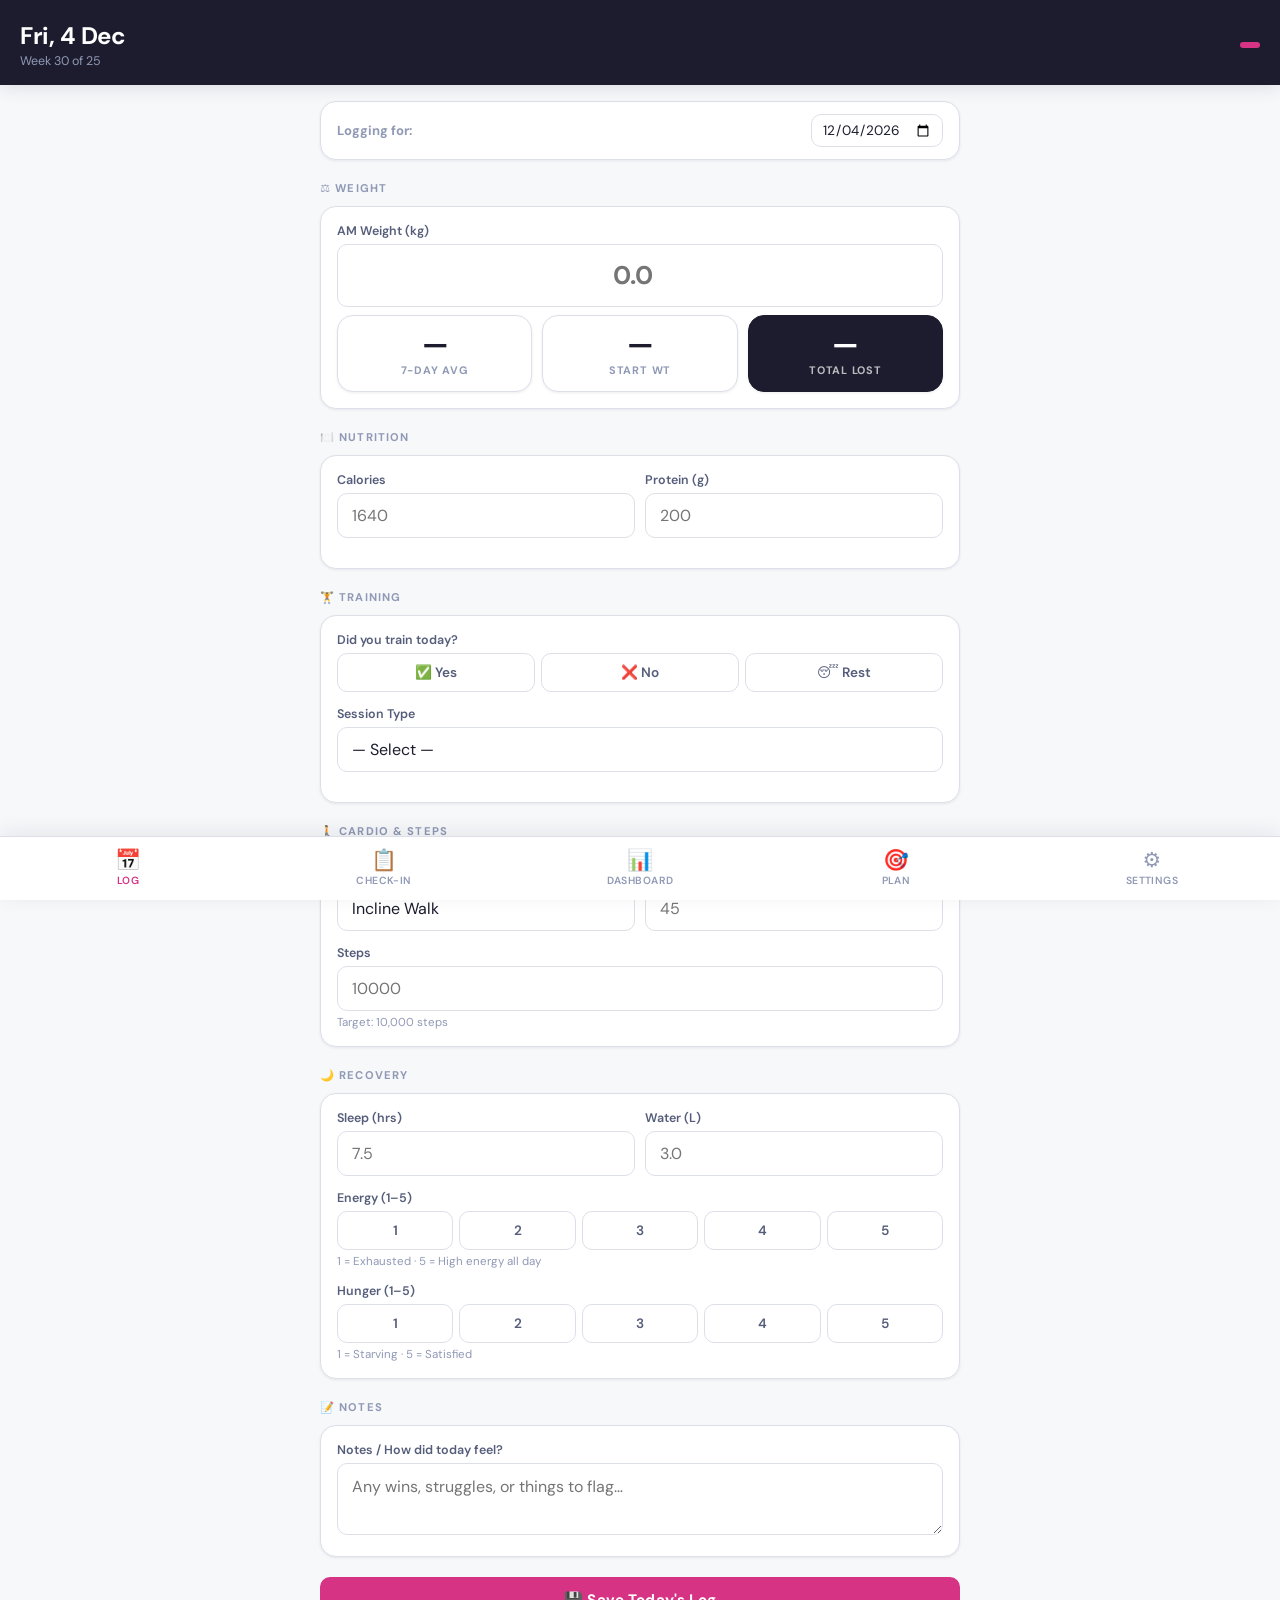
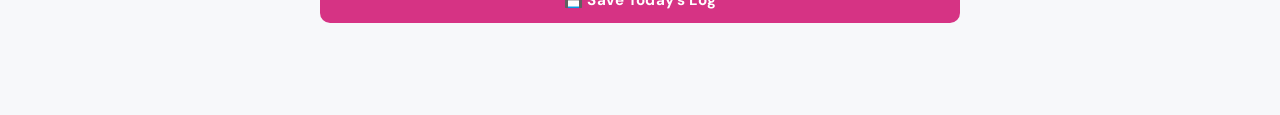
<file: index.html>
<!DOCTYPE html>
<html lang="en">
<head>
  <meta charset="UTF-8">
  <meta name="viewport" content="width=device-width, initial-scale=1.0, viewport-fit=cover">
  <meta name="theme-color" content="#1C1C2E">
  <meta name="apple-mobile-web-app-capable" content="yes">
  <meta name="apple-mobile-web-app-status-bar-style" content="black-translucent">
  <style>
@import url('https://fonts.googleapis.com/css2?family=DM+Sans:wght@400;500;600;700;800&family=DM+Mono:wght@400;500&display=swap');
/* ── Variables ─────────────────────────────────────────────────────────── */
:root {
  --navy:      #1C1C2E;
  --navy-mid:  #2D3561;
  --navy-light:#E8EAF6;
  --pink:      #D63384;
  --pink-light:#FCE4EF;
  --pink-dark: #a8256a;
  --gold:      #E67E22;
  --green:     #1E8449;
  --white:     #FFFFFF;
  --grey-50:   #F7F8FA;
  --grey-100:  #F0F1F5;
  --grey-200:  #DDDFE8;
  --grey-400:  #9099B5;
  --grey-600:  #555D7A;
  --text:      #1C1C2E;
  --text-muted:#6B7280;
  --radius:    10px;
  --radius-lg: 16px;
  --shadow-sm: 0 1px 3px rgba(28,28,46,0.08);
  --shadow:    0 4px 16px rgba(28,28,46,0.10);
  --shadow-lg: 0 8px 32px rgba(28,28,46,0.14);
  --font:      'DM Sans', system-ui, sans-serif;
  --font-mono: 'DM Mono', monospace;
  --nav-h:     64px;
}

/* ── Reset & Base ──────────────────────────────────────────────────────── */
*, *::before, *::after { box-sizing: border-box; margin: 0; padding: 0; }
html { font-size: 16px; -webkit-text-size-adjust: 100%; }
body {
  font-family: var(--font);
  background: var(--grey-50);
  color: var(--text);
  min-height: 100vh;
  padding-bottom: calc(var(--nav-h) + 16px);
}

/* ── Typography ────────────────────────────────────────────────────────── */
h1 { font-size: 1.5rem; font-weight: 700; letter-spacing: -0.02em; }
h2 { font-size: 1.15rem; font-weight: 700; letter-spacing: -0.01em; }
h3 { font-size: 0.95rem; font-weight: 600; }
p  { line-height: 1.6; }

/* ── Page Header ───────────────────────────────────────────────────────── */
.page-header {
  background: var(--navy);
  color: var(--white);
  padding: 20px 20px 16px;
  position: sticky;
  top: 0;
  z-index: 100;
  box-shadow: var(--shadow);
}
.page-header .subtitle {
  font-size: 0.78rem;
  color: var(--grey-400);
  margin-top: 2px;
  font-weight: 400;
}
.page-header .header-row {
  display: flex;
  align-items: center;
  justify-content: space-between;
}
.page-header .phase-badge {
  background: var(--pink);
  color: white;
  font-size: 0.7rem;
  font-weight: 700;
  padding: 3px 10px;
  border-radius: 20px;
  letter-spacing: 0.05em;
  text-transform: uppercase;
}

/* ── Bottom Nav ────────────────────────────────────────────────────────── */
.bottom-nav {
  position: fixed;
  bottom: 0; left: 0; right: 0;
  height: var(--nav-h);
  background: var(--white);
  border-top: 1px solid var(--grey-200);
  display: flex;
  z-index: 200;
  box-shadow: 0 -4px 20px rgba(28,28,46,0.08);
}
.nav-item {
  flex: 1;
  display: flex;
  flex-direction: column;
  align-items: center;
  justify-content: center;
  gap: 3px;
  text-decoration: none;
  color: var(--grey-400);
  font-size: 0.65rem;
  font-weight: 600;
  letter-spacing: 0.04em;
  text-transform: uppercase;
  transition: color 0.15s;
  padding: 8px 0;
}
.nav-item .nav-icon { font-size: 1.3rem; line-height: 1; }
.nav-item.active { color: var(--pink); }
.nav-item:active { color: var(--pink-dark); }

/* ── Container ─────────────────────────────────────────────────────────── */
.container { max-width: 640px; margin: 0 auto; padding: 0 16px; }

/* ── Cards ─────────────────────────────────────────────────────────────── */
.card {
  background: var(--white);
  border-radius: var(--radius-lg);
  box-shadow: var(--shadow-sm);
  border: 1px solid var(--grey-200);
  overflow: hidden;
  margin-bottom: 12px;
}
.card-header {
  background: var(--navy);
  color: var(--white);
  padding: 12px 16px;
  font-size: 0.8rem;
  font-weight: 700;
  letter-spacing: 0.06em;
  text-transform: uppercase;
  display: flex;
  align-items: center;
  gap: 8px;
}
.card-header.pink { background: var(--pink); }
.card-header.navy-mid { background: var(--navy-mid); }
.card-body { padding: 16px; }

/* ── Section Labels ────────────────────────────────────────────────────── */
.section-label {
  font-size: 0.7rem;
  font-weight: 700;
  letter-spacing: 0.1em;
  text-transform: uppercase;
  color: var(--grey-400);
  margin: 20px 0 8px;
}
.section-label:first-child { margin-top: 16px; }

/* ── Form Elements ─────────────────────────────────────────────────────── */
.form-group { margin-bottom: 14px; }
.form-label {
  display: block;
  font-size: 0.78rem;
  font-weight: 600;
  color: var(--grey-600);
  margin-bottom: 5px;
}
.form-input, .form-select, .form-textarea {
  width: 100%;
  padding: 11px 14px;
  border: 1.5px solid var(--grey-200);
  border-radius: var(--radius);
  font-family: var(--font);
  font-size: 1rem;
  color: var(--text);
  background: var(--white);
  transition: border-color 0.15s, box-shadow 0.15s;
  -webkit-appearance: none;
}
.form-input:focus, .form-select:focus, .form-textarea:focus {
  outline: none;
  border-color: var(--pink);
  box-shadow: 0 0 0 3px rgba(214,51,132,0.12);
}
.form-input.big {
  font-size: 1.6rem;
  font-weight: 700;
  text-align: center;
  padding: 14px;
  color: var(--navy);
}
.form-textarea { resize: vertical; min-height: 72px; line-height: 1.5; }
.form-hint {
  font-size: 0.72rem;
  color: var(--grey-400);
  margin-top: 4px;
}

/* ── Input Row (side by side) ──────────────────────────────────────────── */
.input-row { display: grid; gap: 10px; }
.input-row.cols-2 { grid-template-columns: 1fr 1fr; }
.input-row.cols-3 { grid-template-columns: 1fr 1fr 1fr; }

/* ── Rating Buttons ────────────────────────────────────────────────────── */
.rating-group { display: flex; gap: 6px; }
.rating-btn {
  flex: 1;
  padding: 10px 4px;
  border: 1.5px solid var(--grey-200);
  border-radius: var(--radius);
  background: var(--white);
  color: var(--grey-600);
  font-family: var(--font);
  font-size: 0.85rem;
  font-weight: 600;
  cursor: pointer;
  transition: all 0.12s;
  text-align: center;
}
.rating-btn:hover { border-color: var(--pink); color: var(--pink); }
.rating-btn.selected {
  background: var(--pink);
  border-color: var(--pink);
  color: white;
}

/* ── Toggle Switch ─────────────────────────────────────────────────────── */
.toggle-row {
  display: flex;
  align-items: center;
  justify-content: space-between;
  padding: 12px 0;
  border-bottom: 1px solid var(--grey-100);
}
.toggle-row:last-child { border-bottom: none; }
.toggle-label { font-size: 0.9rem; font-weight: 500; }
.toggle-sub { font-size: 0.75rem; color: var(--grey-400); margin-top: 1px; }
.toggle {
  position: relative;
  width: 44px; height: 24px;
  flex-shrink: 0;
}
.toggle input { opacity: 0; width: 0; height: 0; }
.toggle-slider {
  position: absolute;
  inset: 0;
  background: var(--grey-200);
  border-radius: 24px;
  cursor: pointer;
  transition: background 0.2s;
}
.toggle-slider::before {
  content: '';
  position: absolute;
  width: 18px; height: 18px;
  left: 3px; top: 3px;
  background: white;
  border-radius: 50%;
  transition: transform 0.2s;
  box-shadow: 0 1px 3px rgba(0,0,0,0.2);
}
.toggle input:checked + .toggle-slider { background: var(--pink); }
.toggle input:checked + .toggle-slider::before { transform: translateX(20px); }

/* ── Buttons ───────────────────────────────────────────────────────────── */
.btn {
  display: inline-flex;
  align-items: center;
  justify-content: center;
  gap: 8px;
  padding: 13px 24px;
  border: none;
  border-radius: var(--radius);
  font-family: var(--font);
  font-size: 0.95rem;
  font-weight: 700;
  cursor: pointer;
  transition: all 0.15s;
  text-decoration: none;
  letter-spacing: 0.01em;
}
.btn-primary {
  background: var(--pink);
  color: white;
  width: 100%;
}
.btn-primary:hover { background: var(--pink-dark); }
.btn-primary:active { transform: scale(0.98); }
.btn-secondary {
  background: var(--navy-light);
  color: var(--navy);
}
.btn-secondary:hover { background: var(--grey-200); }
.btn-sm { padding: 8px 14px; font-size: 0.8rem; }
.btn-outline {
  background: transparent;
  border: 1.5px solid var(--grey-200);
  color: var(--grey-600);
}
.btn-outline:hover { border-color: var(--pink); color: var(--pink); }

/* ── KPI / Stat Boxes ──────────────────────────────────────────────────── */
.kpi-grid { display: grid; grid-template-columns: 1fr 1fr; gap: 10px; margin-bottom: 12px; }
.kpi-grid.cols-3 { grid-template-columns: 1fr 1fr 1fr; }
.kpi-box {
  background: var(--white);
  border: 1px solid var(--grey-200);
  border-radius: var(--radius-lg);
  padding: 14px;
  text-align: center;
  box-shadow: var(--shadow-sm);
}
.kpi-box.pink { background: var(--pink); border-color: var(--pink); }
.kpi-box.navy { background: var(--navy); border-color: var(--navy); }
.kpi-value {
  font-size: 1.8rem;
  font-weight: 800;
  color: var(--navy);
  letter-spacing: -0.03em;
  line-height: 1;
}
.kpi-box.pink .kpi-value,
.kpi-box.navy .kpi-value { color: white; }
.kpi-label {
  font-size: 0.68rem;
  font-weight: 700;
  letter-spacing: 0.07em;
  text-transform: uppercase;
  color: var(--grey-400);
  margin-top: 4px;
}
.kpi-box.pink .kpi-label,
.kpi-box.navy .kpi-label { color: rgba(255,255,255,0.7); }

/* ── Countdown boxes ───────────────────────────────────────────────────── */
.countdown-grid { display: grid; grid-template-columns: 1fr 1fr 1fr; gap: 8px; margin-bottom: 12px; }
.countdown-box {
  background: var(--navy);
  border-radius: var(--radius-lg);
  padding: 14px 10px;
  text-align: center;
  color: white;
}
.countdown-box:nth-child(2) { background: var(--navy-mid); }
.countdown-box:nth-child(3) { background: var(--pink); }
.countdown-num {
  font-size: 2rem;
  font-weight: 800;
  letter-spacing: -0.04em;
  line-height: 1;
}
.countdown-label {
  font-size: 0.62rem;
  font-weight: 700;
  letter-spacing: 0.06em;
  text-transform: uppercase;
  opacity: 0.75;
  margin-top: 4px;
}

/* ── Week List ─────────────────────────────────────────────────────────── */
.week-row {
  display: flex;
  align-items: center;
  padding: 12px 16px;
  border-bottom: 1px solid var(--grey-100);
  gap: 12px;
  cursor: pointer;
  transition: background 0.1s;
}
.week-row:last-child { border-bottom: none; }
.week-row:hover { background: var(--grey-50); }
.week-num {
  width: 36px; height: 36px;
  border-radius: 50%;
  background: var(--navy-light);
  color: var(--navy);
  font-weight: 800;
  font-size: 0.85rem;
  display: flex; align-items: center; justify-content: center;
  flex-shrink: 0;
}
.week-num.has-data { background: var(--pink); color: white; }
.week-info { flex: 1; }
.week-date { font-size: 0.82rem; font-weight: 600; color: var(--text); }
.week-meta { font-size: 0.72rem; color: var(--grey-400); margin-top: 1px; }
.week-weight { font-size: 1rem; font-weight: 800; color: var(--navy); }
.week-arrow { color: var(--grey-200); font-size: 1rem; }

/* ── Chart ─────────────────────────────────────────────────────────────── */
.chart-wrap {
  position: relative;
  padding: 16px 16px 8px;
}
canvas { max-width: 100%; }

/* ── Progress Bar ──────────────────────────────────────────────────────── */
.progress-bar-wrap { margin-bottom: 10px; }
.progress-bar-label {
  display: flex;
  justify-content: space-between;
  font-size: 0.78rem;
  font-weight: 600;
  margin-bottom: 5px;
}
.progress-bar-bg {
  height: 8px;
  background: var(--grey-100);
  border-radius: 8px;
  overflow: hidden;
}
.progress-bar-fill {
  height: 100%;
  background: var(--pink);
  border-radius: 8px;
  transition: width 0.5s ease;
}

/* ── Targets Table ─────────────────────────────────────────────────────── */
.targets-grid {
  display: grid;
  grid-template-columns: 1fr 1fr;
  gap: 1px;
  background: var(--grey-200);
  border-radius: var(--radius);
  overflow: hidden;
}
.target-cell {
  background: var(--white);
  padding: 12px 14px;
}
.target-cell:nth-child(odd) { background: var(--grey-50); }
.target-name { font-size: 0.72rem; font-weight: 700; color: var(--grey-400); text-transform: uppercase; letter-spacing: 0.06em; }
.target-val { font-size: 1.1rem; font-weight: 800; color: var(--navy); margin-top: 2px; }
.target-val.pink { color: var(--pink); }

/* ── Toast ─────────────────────────────────────────────────────────────── */
.toast {
  position: fixed;
  bottom: calc(var(--nav-h) + 16px);
  left: 50%; transform: translateX(-50%);
  background: var(--navy);
  color: white;
  padding: 12px 20px;
  border-radius: 100px;
  font-size: 0.85rem;
  font-weight: 600;
  z-index: 1000;
  opacity: 0;
  transition: opacity 0.2s;
  white-space: nowrap;
  pointer-events: none;
  box-shadow: var(--shadow-lg);
}
.toast.show { opacity: 1; }

/* ── Empty State ───────────────────────────────────────────────────────── */
.empty-state {
  text-align: center;
  padding: 40px 20px;
  color: var(--grey-400);
}
.empty-state .empty-icon { font-size: 2.5rem; margin-bottom: 12px; }
.empty-state p { font-size: 0.9rem; line-height: 1.5; }

/* ── Page spacing ──────────────────────────────────────────────────────── */
.page-content { padding: 16px 0 0; }

/* ── Utility ───────────────────────────────────────────────────────────── */
.text-pink { color: var(--pink); }
.text-navy { color: var(--navy); }
.text-muted { color: var(--grey-400); }
.text-sm { font-size: 0.82rem; }
.text-center { text-align: center; }
.fw-700 { font-weight: 700; }
.mt-8 { margin-top: 8px; }
.mt-12 { margin-top: 12px; }
.mt-16 { margin-top: 16px; }
.mb-8 { margin-bottom: 8px; }
.mb-12 { margin-bottom: 12px; }
.flex { display: flex; }
.flex-between { display: flex; justify-content: space-between; align-items: center; }
.gap-8 { gap: 8px; }
.hidden { display: none !important; }

/* ── Responsive ────────────────────────────────────────────────────────── */
@media (min-width: 480px) {
  .input-row.cols-3 { grid-template-columns: repeat(3, 1fr); }
}

/* ── Animations ────────────────────────────────────────────────────────── */
@keyframes fadeUp {
  from { opacity: 0; transform: translateY(10px); }
  to   { opacity: 1; transform: translateY(0); }
}
.card { animation: fadeUp 0.25s ease both; }
.card:nth-child(2) { animation-delay: 0.04s; }
.card:nth-child(3) { animation-delay: 0.08s; }
.card:nth-child(4) { animation-delay: 0.12s; }

  </style>
  <meta charset="UTF-8">
  <meta name="viewport" content="width=device-width, initial-scale=1.0, viewport-fit=cover">
  <meta name="theme-color" content="#1C1C2E">
  <meta name="apple-mobile-web-app-capable" content="yes">
  <meta name="apple-mobile-web-app-status-bar-style" content="black-translucent">
  <title>Daily Log — Prep Tracker</title></head>
<body>

<header class="page-header">
  <div class="header-row">
    <div>
      <h1 id="header-date">Today</h1>
      <div class="subtitle" id="header-sub">Loading…</div>
    </div>
    <span class="phase-badge" id="header-phase">—</span>
  </div>
</header>

<main class="container page-content">

  <!-- Date picker (tap to change day) -->
  <div class="card">
    <div class="card-body" style="padding:12px 16px">
      <div class="flex-between">
        <span class="text-sm text-muted fw-700">Logging for:</span>
        <input type="date" id="log-date" class="form-input" style="width:auto;padding:6px 10px;font-size:0.85rem">
      </div>
    </div>
  </div>

  <!-- Weight -->
  <p class="section-label">⚖️ Weight</p>
  <div class="card">
    <div class="card-body">
      <div class="form-group" style="margin-bottom:8px">
        <label class="form-label">AM Weight (kg)</label>
        <input type="number" id="weight" class="form-input big" placeholder="0.0" step="0.1" inputmode="decimal">
      </div>
      <div class="kpi-grid cols-3" style="margin-bottom:0">
        <div class="kpi-box">
          <div class="kpi-value" id="avg-7d">—</div>
          <div class="kpi-label">7-Day Avg</div>
        </div>
        <div class="kpi-box">
          <div class="kpi-value" id="start-wt">—</div>
          <div class="kpi-label">Start Wt</div>
        </div>
        <div class="kpi-box navy">
          <div class="kpi-value" id="total-lost">—</div>
          <div class="kpi-label">Total Lost</div>
        </div>
      </div>
    </div>
  </div>

  <!-- Nutrition -->
  <p class="section-label">🍽️ Nutrition</p>
  <div class="card">
    <div class="card-body">
      <div class="input-row cols-2">
        <div class="form-group">
          <label class="form-label">Calories</label>
          <input type="number" id="cals" class="form-input" placeholder="1640" inputmode="numeric">
        </div>
        <div class="form-group">
          <label class="form-label">Protein (g)</label>
          <input type="number" id="protein" class="form-input" placeholder="200" inputmode="numeric">
        </div>
      </div>
      <div id="nutrition-bars"></div>
    </div>
  </div>

  <!-- Training -->
  <p class="section-label">🏋️ Training</p>
  <div class="card">
    <div class="card-body">
      <div class="form-group">
        <label class="form-label">Did you train today?</label>
        <div class="rating-group" id="trained-group">
          <button type="button" class="rating-btn" data-value="yes">✅ Yes</button>
          <button type="button" class="rating-btn" data-value="no">❌ No</button>
          <button type="button" class="rating-btn" data-value="rest">😴 Rest</button>
        </div>
      </div>
      <div class="form-group" id="session-wrap">
        <label class="form-label">Session Type</label>
        <select id="session-type" class="form-select">
          <option value="">— Select —</option>
          <option>Lower</option>
          <option>Upper</option>
          <option>Glutes</option>
          <option>Pull</option>
          <option>Push</option>
          <option>Full Body</option>
          <option>Posing</option>
        </select>
      </div>
    </div>
  </div>

  <!-- Cardio & Steps -->
  <p class="section-label">🚶 Cardio & Steps</p>
  <div class="card">
    <div class="card-body">
      <div class="input-row cols-2">
        <div class="form-group">
          <label class="form-label">Cardio Type</label>
          <select id="cardio-type" class="form-select">
            <option value="">— None —</option>
            <option selected>Incline Walk</option>
            <option>Outdoor Walk</option>
            <option>Bike</option>
            <option>Stairmill</option>
            <option>HIIT</option>
          </select>
        </div>
        <div class="form-group">
          <label class="form-label">Duration (min)</label>
          <input type="number" id="cardio-duration" class="form-input" placeholder="45" inputmode="numeric">
        </div>
      </div>
      <div class="form-group" style="margin-bottom:0">
        <label class="form-label">Steps</label>
        <input type="number" id="steps" class="form-input" placeholder="10000" inputmode="numeric">
        <div class="form-hint">Target: 10,000 steps</div>
      </div>
    </div>
  </div>

  <!-- Recovery -->
  <p class="section-label">🌙 Recovery</p>
  <div class="card">
    <div class="card-body">
      <div class="input-row cols-2" style="margin-bottom:14px">
        <div class="form-group" style="margin-bottom:0">
          <label class="form-label">Sleep (hrs)</label>
          <input type="number" id="sleep" class="form-input" placeholder="7.5" step="0.5" inputmode="decimal">
        </div>
        <div class="form-group" style="margin-bottom:0">
          <label class="form-label">Water (L)</label>
          <input type="number" id="water" class="form-input" placeholder="3.0" step="0.5" inputmode="decimal">
        </div>
      </div>

      <div class="form-group">
        <label class="form-label">Energy (1–5)</label>
        <div class="rating-group" id="energy-group">
          <button type="button" class="rating-btn" data-value="1">1</button>
          <button type="button" class="rating-btn" data-value="2">2</button>
          <button type="button" class="rating-btn" data-value="3">3</button>
          <button type="button" class="rating-btn" data-value="4">4</button>
          <button type="button" class="rating-btn" data-value="5">5</button>
        </div>
        <div class="form-hint">1 = Exhausted · 5 = High energy all day</div>
      </div>

      <div class="form-group" style="margin-bottom:0">
        <label class="form-label">Hunger (1–5)</label>
        <div class="rating-group" id="hunger-group">
          <button type="button" class="rating-btn" data-value="1">1</button>
          <button type="button" class="rating-btn" data-value="2">2</button>
          <button type="button" class="rating-btn" data-value="3">3</button>
          <button type="button" class="rating-btn" data-value="4">4</button>
          <button type="button" class="rating-btn" data-value="5">5</button>
        </div>
        <div class="form-hint">1 = Starving · 5 = Satisfied</div>
      </div>
    </div>
  </div>

  <!-- Notes -->
  <p class="section-label">📝 Notes</p>
  <div class="card">
    <div class="card-body">
      <div class="form-group" style="margin-bottom:0">
        <label class="form-label">Notes / How did today feel?</label>
        <textarea id="notes" class="form-textarea" placeholder="Any wins, struggles, or things to flag…"></textarea>
      </div>
    </div>
  </div>

  <button class="btn btn-primary mt-8 mb-12" id="save-btn">💾  Save Today's Log</button>

</main>

<!-- Bottom Nav -->
<nav class="bottom-nav">
  <a href="index.html"    class="nav-item" data-page="log">    <span class="nav-icon">📅</span>Log</a>
  <a href="checkin.html"  class="nav-item" data-page="checkin"><span class="nav-icon">📋</span>Check-In</a>
  <a href="dashboard.html"class="nav-item" data-page="dash">   <span class="nav-icon">📊</span>Dashboard</a>
  <a href="plan.html"     class="nav-item" data-page="plan">   <span class="nav-icon">🎯</span>Plan</a>
  <a href="settings.html" class="nav-item" data-page="settings"><span class="nav-icon">⚙️</span>Settings</a>
</nav><script>
// ── Prep Config ────────────────────────────────────────────────────────────
const CONFIG = {
  prepStart:   '2026-05-11',
  show1:       '2026-10-10',
  show2:       '2026-10-17',
  show3:       '2026-10-31',
  totalWeeks:  25,
  calTarget:   1640,
  proteinTarget: 200,
  stepTarget:  10000,
  stepPeakWk:  8000,
  waterTarget: 3,
  sleepTarget: 7.5,
  cardioType:  'Incline Walk',
  cardioDuration: 45,
  sessionsPerWeek: 5,
  phases: [
    { name: 'Cut / Deficit', startWeek: 1,  endWeek: 19 },
    { name: 'Peak Week',     startWeek: 20, endWeek: 21 },
    { name: 'Competition',   startWeek: 22, endWeek: 25 },
  ]
};

// ── Storage Keys ───────────────────────────────────────────────────────────
const KEYS = {
  daily:   'pt_daily',    // { "2026-05-11": { weight, cals, protein, ... } }
  weekly:  'pt_weekly',   // { "1": { notes, adjustments, ... } }
  config:  'pt_config',   // user-editable config overrides
};

// ── Helpers ─────────────────────────────────────────────────────────────────
function toISO(date) {
  if (typeof date === 'string') return date;
  return date.toISOString().split('T')[0];
}

function parseDate(str) {
  const [y,m,d] = str.split('-').map(Number);
  return new Date(y, m-1, d);
}

function daysBetween(a, b) {
  return Math.round((parseDate(b) - parseDate(a)) / 86400000);
}

function addDays(dateStr, n) {
  const d = parseDate(dateStr);
  d.setDate(d.getDate() + n);
  return toISO(d);
}

function weekNumber(dateStr) {
  const days = daysBetween(CONFIG.prepStart, dateStr);
  if (days < 0) return null;
  return Math.floor(days / 7) + 1;
}

function weekStartDate(weekNum) {
  return addDays(CONFIG.prepStart, (weekNum - 1) * 7);
}

function phaseForWeek(w) {
  for (const p of CONFIG.phases) {
    if (w >= p.startWeek && w <= p.endWeek) return p.name;
  }
  return '';
}

function daysToShow(showDate) {
  const today = toISO(new Date());
  return Math.max(0, daysBetween(today, showDate));
}

function formatDate(dateStr, opts = {}) {
  const d = parseDate(dateStr);
  return d.toLocaleDateString('en-NZ', { day: 'numeric', month: 'short', ...opts });
}

function todayISO() { return toISO(new Date()); }

// ── Data Access ─────────────────────────────────────────────────────────────
function getAllDaily() {
  return JSON.parse(localStorage.getItem(KEYS.daily) || '{}');
}
function saveAllDaily(data) {
  localStorage.setItem(KEYS.daily, JSON.stringify(data));
}
function getDay(dateStr) {
  return getAllDaily()[dateStr] || {};
}
function saveDay(dateStr, data) {
  const all = getAllDaily();
  all[dateStr] = { ...all[dateStr], ...data };
  saveAllDaily(all);
}

function getAllWeekly() {
  return JSON.parse(localStorage.getItem(KEYS.weekly) || '{}');
}
function saveAllWeekly(data) {
  localStorage.setItem(KEYS.weekly, JSON.stringify(data));
}
function getWeek(weekNum) {
  return getAllWeekly()[String(weekNum)] || {};
}
function saveWeek(weekNum, data) {
  const all = getAllWeekly();
  all[String(weekNum)] = { ...all[weekNum], ...data };
  saveAllWeekly(all);
}

function getUserConfig() {
  return { ...CONFIG, ...JSON.parse(localStorage.getItem(KEYS.config) || '{}') };
}
function saveUserConfig(updates) {
  const existing = JSON.parse(localStorage.getItem(KEYS.config) || '{}');
  localStorage.setItem(KEYS.config, JSON.stringify({ ...existing, ...updates }));
}

// ── Computed stats ──────────────────────────────────────────────────────────
function sevenDayAvg(upToDate) {
  const all = getAllDaily();
  const weights = [];
  for (let i = 0; i < 7; i++) {
    const d = addDays(upToDate, -i);
    if (all[d] && all[d].weight) weights.push(Number(all[d].weight));
  }
  if (!weights.length) return null;
  return weights.reduce((a, b) => a + b, 0) / weights.length;
}

function weeklyAvgWeight(weekNum) {
  const start = weekStartDate(weekNum);
  const all = getAllDaily();
  const weights = [];
  for (let i = 0; i < 7; i++) {
    const d = addDays(start, i);
    if (all[d] && all[d].weight) weights.push(Number(all[d].weight));
  }
  if (!weights.length) return null;
  return weights.reduce((a, b) => a + b, 0) / weights.length;
}

function weeklyStats(weekNum) {
  const start = weekStartDate(weekNum);
  const all = getAllDaily();
  const days = [];
  for (let i = 0; i < 7; i++) {
    const d = addDays(start, i);
    if (all[d]) days.push(all[d]);
  }
  if (!days.length) return null;

  const avg = (arr) => arr.length ? arr.reduce((a, b) => a + b, 0) / arr.length : null;
  const sum = (arr) => arr.reduce((a, b) => a + b, 0);

  const weights  = days.map(d => d.weight).filter(Boolean).map(Number);
  const cals     = days.map(d => d.cals).filter(Boolean).map(Number);
  const protein  = days.map(d => d.protein).filter(Boolean).map(Number);
  const steps    = days.map(d => d.steps).filter(Boolean).map(Number);
  const sleep    = days.map(d => d.sleep).filter(Boolean).map(Number);
  const energy   = days.map(d => d.energy).filter(Boolean).map(Number);
  const hunger   = days.map(d => d.hunger).filter(Boolean).map(Number);
  const cardioMins = days.map(d => d.cardioDuration).filter(Boolean).map(Number);
  const sessions = days.filter(d => d.trained === 'yes').length;

  return {
    avgWeight: avg(weights),
    avgCals: avg(cals),
    avgProtein: avg(protein),
    avgSteps: avg(steps),
    avgSleep: avg(sleep),
    avgEnergy: avg(energy),
    avgHunger: avg(hunger),
    totalCardio: sum(cardioMins),
    sessions,
    daysLogged: days.length,
  };
}

function currentWeekNum() {
  return weekNumber(todayISO()) || 1;
}

function startingWeight() {
  const all = getAllDaily();
  const sorted = Object.keys(all).sort();
  for (const d of sorted) {
    if (all[d].weight) return Number(all[d].weight);
  }
  return null;
}

function currentWeight() {
  const all = getAllDaily();
  const sorted = Object.keys(all).sort().reverse();
  for (const d of sorted) {
    if (all[d].weight) return Number(all[d].weight);
  }
  return null;
}

// ── Export ──────────────────────────────────────────────────────────────────
function exportCSV() {
  const all = getAllDaily();
  const headers = ['Date','Week','Phase','Weight','7DayAvg','Calories','Protein','Trained','SessionType','CardioType','CardioDuration','Steps','Water','Sleep','Energy','Hunger','Notes'];
  const rows = [headers.join(',')];

  Object.keys(all).sort().forEach(date => {
    const d = all[date];
    const wk = weekNumber(date);
    const avg7 = sevenDayAvg(date);
    const row = [
      date, wk || '', wk ? phaseForWeek(wk) : '',
      d.weight || '', avg7 ? avg7.toFixed(2) : '',
      d.cals || '', d.protein || '',
      d.trained || '', d.sessionType || '',
      d.cardioType || '', d.cardioDuration || '',
      d.steps || '', d.water || '', d.sleep || '',
      d.energy || '', d.hunger || '',
      (d.notes || '').replace(/,/g, ';'),
    ];
    rows.push(row.join(','));
  });

  const blob = new Blob([rows.join('\n')], { type: 'text/csv' });
  const a = document.createElement('a');
  a.href = URL.createObjectURL(blob);
  a.download = `prep-tracker-export-${todayISO()}.csv`;
  a.click();
}

// ── Weight history for chart ────────────────────────────────────────────────
function weightHistory() {
  const all = getAllDaily();
  return Object.keys(all)
    .filter(d => all[d].weight)
    .sort()
    .map(d => ({ date: d, weight: Number(all[d].weight), avg7: sevenDayAvg(d) }));
}

function weeklyWeightHistory() {
  const result = [];
  for (let w = 1; w <= CONFIG.totalWeeks; w++) {
    const avg = weeklyAvgWeight(w);
    if (avg !== null) result.push({ week: w, avg, phase: phaseForWeek(w) });
  }
  return result;
}

</script>
<script>
// ── Navigation ──────────────────────────────────────────────────────────────
function initNav(activePage) {
  const nav = document.querySelector('.bottom-nav');
  if (!nav) return;
  nav.querySelectorAll('.nav-item').forEach(item => {
    if (item.dataset.page === activePage) item.classList.add('active');
  });
}

// ── Toast ───────────────────────────────────────────────────────────────────
function showToast(msg, duration = 2200) {
  let t = document.querySelector('.toast');
  if (!t) {
    t = document.createElement('div');
    t.className = 'toast';
    document.body.appendChild(t);
  }
  t.textContent = msg;
  t.classList.add('show');
  setTimeout(() => t.classList.remove('show'), duration);
}

// ── Rating buttons ──────────────────────────────────────────────────────────
function initRatingGroup(container, onChange) {
  container.querySelectorAll('.rating-btn').forEach(btn => {
    btn.addEventListener('click', () => {
      container.querySelectorAll('.rating-btn').forEach(b => b.classList.remove('selected'));
      btn.classList.add('selected');
      if (onChange) onChange(btn.dataset.value);
    });
  });
}

function setRatingValue(container, value) {
  container.querySelectorAll('.rating-btn').forEach(btn => {
    btn.classList.toggle('selected', btn.dataset.value === String(value));
  });
}

function getRatingValue(container) {
  const sel = container.querySelector('.rating-btn.selected');
  return sel ? sel.dataset.value : null;
}

// ── Build rating buttons ────────────────────────────────────────────────────
function buildRatingGroup(values, name) {
  const div = document.createElement('div');
  div.className = 'rating-group';
  div.dataset.name = name;
  values.forEach(v => {
    const btn = document.createElement('button');
    btn.type = 'button';
    btn.className = 'rating-btn';
    btn.dataset.value = v;
    btn.textContent = v;
    div.appendChild(btn);
  });
  initRatingGroup(div);
  return div;
}

// ── Countdown ───────────────────────────────────────────────────────────────
function renderCountdowns(containerEl) {
  const shows = [
    { label: 'Show 1', date: CONFIG.show1 },
    { label: 'Show 2', date: CONFIG.show2 },
    { label: 'Show 3', date: CONFIG.show3 },
  ];
  containerEl.innerHTML = shows.map(s => `
    <div class="countdown-box">
      <div class="countdown-num">${daysToShow(s.date)}</div>
      <div class="countdown-label">${s.label}</div>
    </div>
  `).join('');
}

// ── KPI helper ──────────────────────────────────────────────────────────────
function kpiBox(value, label, style = '') {
  return `<div class="kpi-box ${style}">
    <div class="kpi-value">${value}</div>
    <div class="kpi-label">${label}</div>
  </div>`;
}

// ── Number formatting ───────────────────────────────────────────────────────
function fmt(n, decimals = 1) {
  if (n === null || n === undefined || isNaN(n)) return '—';
  return Number(n).toFixed(decimals);
}
function fmtInt(n) {
  if (n === null || n === undefined || isNaN(n)) return '—';
  return Math.round(n).toLocaleString();
}

// ── Phase badge colour ──────────────────────────────────────────────────────
function phaseBg(phase) {
  if (phase === 'Peak Week')   return '#FADBD8';
  if (phase === 'Competition') return '#E8DAEF';
  return '#FDEBD0';
}

// ── Date display ────────────────────────────────────────────────────────────
function dayLabel(dateStr) {
  const d = parseDate(dateStr);
  const days = ['Sun','Mon','Tue','Wed','Thu','Fri','Sat'];
  return days[d.getDay()];
}

// ── Progress bar ────────────────────────────────────────────────────────────
function progressBar(label, value, max, unit = '') {
  const pct = Math.min(100, Math.round((value / max) * 100));
  return `<div class="progress-bar-wrap">
    <div class="progress-bar-label">
      <span>${label}</span>
      <span>${fmtInt(value)}${unit} / ${fmtInt(max)}${unit}</span>
    </div>
    <div class="progress-bar-bg">
      <div class="progress-bar-fill" style="width:${pct}%"></div>
    </div>
  </div>`;
}

</script>
<script>
  initNav('log');

  const dateEl    = document.getElementById('log-date');
  const weightEl  = document.getElementById('weight');
  const calsEl    = document.getElementById('cals');
  const proteinEl = document.getElementById('protein');
  const stepsEl   = document.getElementById('steps');
  const sleepEl   = document.getElementById('sleep');
  const waterEl   = document.getElementById('water');
  const notesEl   = document.getElementById('notes');
  const sessionEl = document.getElementById('session-type');
  const cardioTypeEl = document.getElementById('cardio-type');
  const cardioDurEl  = document.getElementById('cardio-duration');
  const trainedGrp   = document.getElementById('trained-group');
  const energyGrp    = document.getElementById('energy-group');
  const hungerGrp    = document.getElementById('hunger-group');

  // Set today's date
  dateEl.value = todayISO();
  dateEl.max = todayISO();

  function loadDateData(date) {
    const d = getDay(date);
    weightEl.value  = d.weight || '';
    calsEl.value    = d.cals || '';
    proteinEl.value = d.protein || '';
    stepsEl.value   = d.steps || '';
    sleepEl.value   = d.sleep || '';
    waterEl.value   = d.water || '';
    notesEl.value   = d.notes || '';
    sessionEl.value = d.sessionType || '';
    cardioTypeEl.value = d.cardioType || 'Incline Walk';
    cardioDurEl.value  = d.cardioDuration || '';
    setRatingValue(trainedGrp, d.trained);
    setRatingValue(energyGrp,  d.energy);
    setRatingValue(hungerGrp,  d.hunger);
    updateHeader(date);
    updateWeightStats();
    updateNutritionBars();
  }

  function updateHeader(date) {
    const wk = weekNumber(date);
    const phase = wk ? phaseForWeek(wk) : '—';
    const dayName = dayLabel(date);
    document.getElementById('header-date').textContent = `${dayName}, ${formatDate(date)}`;
    document.getElementById('header-sub').textContent  = wk ? `Week ${wk} of ${CONFIG.totalWeeks}` : 'Before prep start';
    document.getElementById('header-phase').textContent = phase;
  }

  function updateWeightStats() {
    const date = dateEl.value;
    const avg  = sevenDayAvg(date);
    const sw   = startingWeight();
    const cw   = currentWeight();
    document.getElementById('avg-7d').textContent    = avg ? fmt(avg) : '—';
    document.getElementById('start-wt').textContent  = sw  ? fmt(sw)  : '—';
    if (sw && cw) {
      const lost = sw - cw;
      document.getElementById('total-lost').textContent = (lost >= 0 ? '-' : '+') + fmt(Math.abs(lost));
    } else {
      document.getElementById('total-lost').textContent = '—';
    }
  }

  function updateNutritionBars() {
    const cals    = Number(calsEl.value) || 0;
    const protein = Number(proteinEl.value) || 0;
    const cfg     = getUserConfig();
    const bars    = document.getElementById('nutrition-bars');
    if (!cals && !protein) { bars.innerHTML = ''; return; }
    bars.innerHTML =
      (cals    ? progressBar('Calories', cals,    cfg.calTarget)         : '') +
      (protein ? progressBar('Protein',  protein, cfg.proteinTarget, 'g') : '');
  }

  dateEl.addEventListener('change', () => loadDateData(dateEl.value));
  calsEl.addEventListener('input', updateNutritionBars);
  proteinEl.addEventListener('input', updateNutritionBars);
  weightEl.addEventListener('input', () => {
    // Optimistically save weight for live stats
    const v = weightEl.value;
    if (v) { saveDay(dateEl.value, { weight: v }); updateWeightStats(); }
  });

  // Rating groups
  [trainedGrp, energyGrp, hungerGrp].forEach(g => initRatingGroup(g));

  document.getElementById('save-btn').addEventListener('click', () => {
    const date = dateEl.value;
    saveDay(date, {
      weight:       weightEl.value   || null,
      cals:         calsEl.value     || null,
      protein:      proteinEl.value  || null,
      steps:        stepsEl.value    || null,
      sleep:        sleepEl.value    || null,
      water:        waterEl.value    || null,
      notes:        notesEl.value    || null,
      sessionType:  sessionEl.value  || null,
      cardioType:   cardioTypeEl.value || null,
      cardioDuration: cardioDurEl.value || null,
      trained:      getRatingValue(trainedGrp),
      energy:       getRatingValue(energyGrp),
      hunger:       getRatingValue(hungerGrp),
    });
    showToast('✅  Saved!');
    updateWeightStats();
  });

  // Init
  loadDateData(todayISO());
</script>
</body>
</html>
</file>
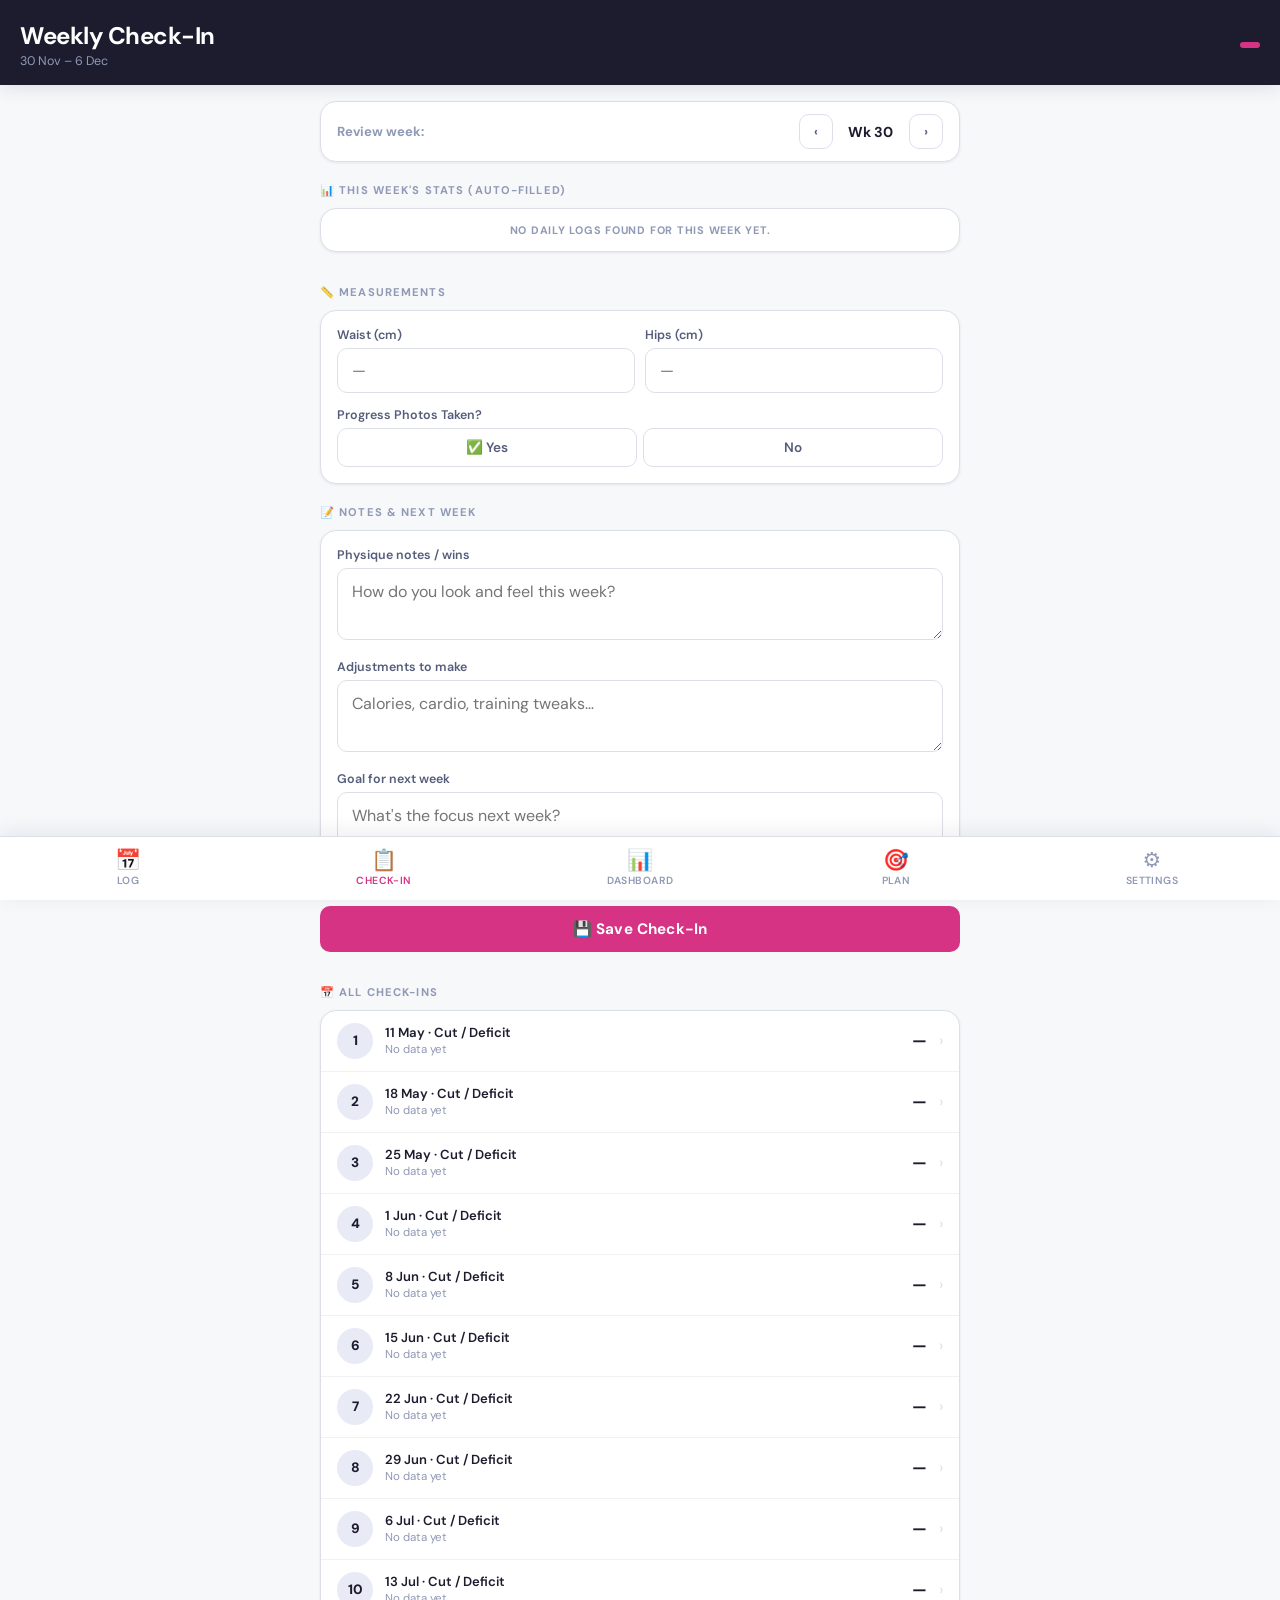
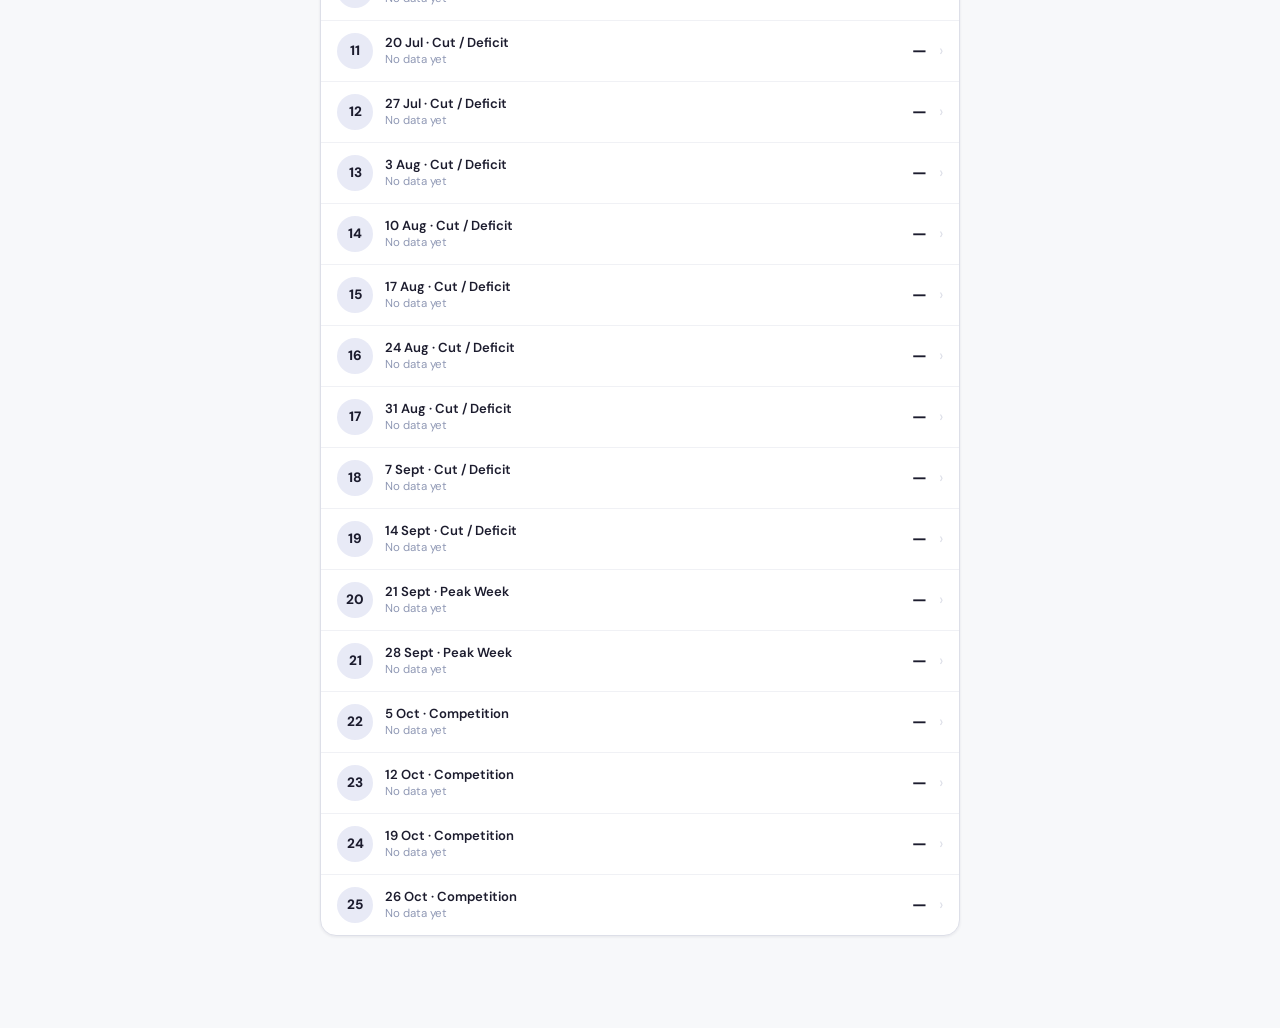
<file: checkin.html>
<!DOCTYPE html>
<html lang="en">
<head>
  <meta charset="UTF-8">
  <meta name="viewport" content="width=device-width, initial-scale=1.0, viewport-fit=cover">
  <meta name="theme-color" content="#1C1C2E">
  <meta name="apple-mobile-web-app-capable" content="yes">
  <meta name="apple-mobile-web-app-status-bar-style" content="black-translucent">
  <style>
@import url('https://fonts.googleapis.com/css2?family=DM+Sans:wght@400;500;600;700;800&family=DM+Mono:wght@400;500&display=swap');
/* ── Variables ─────────────────────────────────────────────────────────── */
:root {
  --navy:      #1C1C2E;
  --navy-mid:  #2D3561;
  --navy-light:#E8EAF6;
  --pink:      #D63384;
  --pink-light:#FCE4EF;
  --pink-dark: #a8256a;
  --gold:      #E67E22;
  --green:     #1E8449;
  --white:     #FFFFFF;
  --grey-50:   #F7F8FA;
  --grey-100:  #F0F1F5;
  --grey-200:  #DDDFE8;
  --grey-400:  #9099B5;
  --grey-600:  #555D7A;
  --text:      #1C1C2E;
  --text-muted:#6B7280;
  --radius:    10px;
  --radius-lg: 16px;
  --shadow-sm: 0 1px 3px rgba(28,28,46,0.08);
  --shadow:    0 4px 16px rgba(28,28,46,0.10);
  --shadow-lg: 0 8px 32px rgba(28,28,46,0.14);
  --font:      'DM Sans', system-ui, sans-serif;
  --font-mono: 'DM Mono', monospace;
  --nav-h:     64px;
}

/* ── Reset & Base ──────────────────────────────────────────────────────── */
*, *::before, *::after { box-sizing: border-box; margin: 0; padding: 0; }
html { font-size: 16px; -webkit-text-size-adjust: 100%; }
body {
  font-family: var(--font);
  background: var(--grey-50);
  color: var(--text);
  min-height: 100vh;
  padding-bottom: calc(var(--nav-h) + 16px);
}

/* ── Typography ────────────────────────────────────────────────────────── */
h1 { font-size: 1.5rem; font-weight: 700; letter-spacing: -0.02em; }
h2 { font-size: 1.15rem; font-weight: 700; letter-spacing: -0.01em; }
h3 { font-size: 0.95rem; font-weight: 600; }
p  { line-height: 1.6; }

/* ── Page Header ───────────────────────────────────────────────────────── */
.page-header {
  background: var(--navy);
  color: var(--white);
  padding: 20px 20px 16px;
  position: sticky;
  top: 0;
  z-index: 100;
  box-shadow: var(--shadow);
}
.page-header .subtitle {
  font-size: 0.78rem;
  color: var(--grey-400);
  margin-top: 2px;
  font-weight: 400;
}
.page-header .header-row {
  display: flex;
  align-items: center;
  justify-content: space-between;
}
.page-header .phase-badge {
  background: var(--pink);
  color: white;
  font-size: 0.7rem;
  font-weight: 700;
  padding: 3px 10px;
  border-radius: 20px;
  letter-spacing: 0.05em;
  text-transform: uppercase;
}

/* ── Bottom Nav ────────────────────────────────────────────────────────── */
.bottom-nav {
  position: fixed;
  bottom: 0; left: 0; right: 0;
  height: var(--nav-h);
  background: var(--white);
  border-top: 1px solid var(--grey-200);
  display: flex;
  z-index: 200;
  box-shadow: 0 -4px 20px rgba(28,28,46,0.08);
}
.nav-item {
  flex: 1;
  display: flex;
  flex-direction: column;
  align-items: center;
  justify-content: center;
  gap: 3px;
  text-decoration: none;
  color: var(--grey-400);
  font-size: 0.65rem;
  font-weight: 600;
  letter-spacing: 0.04em;
  text-transform: uppercase;
  transition: color 0.15s;
  padding: 8px 0;
}
.nav-item .nav-icon { font-size: 1.3rem; line-height: 1; }
.nav-item.active { color: var(--pink); }
.nav-item:active { color: var(--pink-dark); }

/* ── Container ─────────────────────────────────────────────────────────── */
.container { max-width: 640px; margin: 0 auto; padding: 0 16px; }

/* ── Cards ─────────────────────────────────────────────────────────────── */
.card {
  background: var(--white);
  border-radius: var(--radius-lg);
  box-shadow: var(--shadow-sm);
  border: 1px solid var(--grey-200);
  overflow: hidden;
  margin-bottom: 12px;
}
.card-header {
  background: var(--navy);
  color: var(--white);
  padding: 12px 16px;
  font-size: 0.8rem;
  font-weight: 700;
  letter-spacing: 0.06em;
  text-transform: uppercase;
  display: flex;
  align-items: center;
  gap: 8px;
}
.card-header.pink { background: var(--pink); }
.card-header.navy-mid { background: var(--navy-mid); }
.card-body { padding: 16px; }

/* ── Section Labels ────────────────────────────────────────────────────── */
.section-label {
  font-size: 0.7rem;
  font-weight: 700;
  letter-spacing: 0.1em;
  text-transform: uppercase;
  color: var(--grey-400);
  margin: 20px 0 8px;
}
.section-label:first-child { margin-top: 16px; }

/* ── Form Elements ─────────────────────────────────────────────────────── */
.form-group { margin-bottom: 14px; }
.form-label {
  display: block;
  font-size: 0.78rem;
  font-weight: 600;
  color: var(--grey-600);
  margin-bottom: 5px;
}
.form-input, .form-select, .form-textarea {
  width: 100%;
  padding: 11px 14px;
  border: 1.5px solid var(--grey-200);
  border-radius: var(--radius);
  font-family: var(--font);
  font-size: 1rem;
  color: var(--text);
  background: var(--white);
  transition: border-color 0.15s, box-shadow 0.15s;
  -webkit-appearance: none;
}
.form-input:focus, .form-select:focus, .form-textarea:focus {
  outline: none;
  border-color: var(--pink);
  box-shadow: 0 0 0 3px rgba(214,51,132,0.12);
}
.form-input.big {
  font-size: 1.6rem;
  font-weight: 700;
  text-align: center;
  padding: 14px;
  color: var(--navy);
}
.form-textarea { resize: vertical; min-height: 72px; line-height: 1.5; }
.form-hint {
  font-size: 0.72rem;
  color: var(--grey-400);
  margin-top: 4px;
}

/* ── Input Row (side by side) ──────────────────────────────────────────── */
.input-row { display: grid; gap: 10px; }
.input-row.cols-2 { grid-template-columns: 1fr 1fr; }
.input-row.cols-3 { grid-template-columns: 1fr 1fr 1fr; }

/* ── Rating Buttons ────────────────────────────────────────────────────── */
.rating-group { display: flex; gap: 6px; }
.rating-btn {
  flex: 1;
  padding: 10px 4px;
  border: 1.5px solid var(--grey-200);
  border-radius: var(--radius);
  background: var(--white);
  color: var(--grey-600);
  font-family: var(--font);
  font-size: 0.85rem;
  font-weight: 600;
  cursor: pointer;
  transition: all 0.12s;
  text-align: center;
}
.rating-btn:hover { border-color: var(--pink); color: var(--pink); }
.rating-btn.selected {
  background: var(--pink);
  border-color: var(--pink);
  color: white;
}

/* ── Toggle Switch ─────────────────────────────────────────────────────── */
.toggle-row {
  display: flex;
  align-items: center;
  justify-content: space-between;
  padding: 12px 0;
  border-bottom: 1px solid var(--grey-100);
}
.toggle-row:last-child { border-bottom: none; }
.toggle-label { font-size: 0.9rem; font-weight: 500; }
.toggle-sub { font-size: 0.75rem; color: var(--grey-400); margin-top: 1px; }
.toggle {
  position: relative;
  width: 44px; height: 24px;
  flex-shrink: 0;
}
.toggle input { opacity: 0; width: 0; height: 0; }
.toggle-slider {
  position: absolute;
  inset: 0;
  background: var(--grey-200);
  border-radius: 24px;
  cursor: pointer;
  transition: background 0.2s;
}
.toggle-slider::before {
  content: '';
  position: absolute;
  width: 18px; height: 18px;
  left: 3px; top: 3px;
  background: white;
  border-radius: 50%;
  transition: transform 0.2s;
  box-shadow: 0 1px 3px rgba(0,0,0,0.2);
}
.toggle input:checked + .toggle-slider { background: var(--pink); }
.toggle input:checked + .toggle-slider::before { transform: translateX(20px); }

/* ── Buttons ───────────────────────────────────────────────────────────── */
.btn {
  display: inline-flex;
  align-items: center;
  justify-content: center;
  gap: 8px;
  padding: 13px 24px;
  border: none;
  border-radius: var(--radius);
  font-family: var(--font);
  font-size: 0.95rem;
  font-weight: 700;
  cursor: pointer;
  transition: all 0.15s;
  text-decoration: none;
  letter-spacing: 0.01em;
}
.btn-primary {
  background: var(--pink);
  color: white;
  width: 100%;
}
.btn-primary:hover { background: var(--pink-dark); }
.btn-primary:active { transform: scale(0.98); }
.btn-secondary {
  background: var(--navy-light);
  color: var(--navy);
}
.btn-secondary:hover { background: var(--grey-200); }
.btn-sm { padding: 8px 14px; font-size: 0.8rem; }
.btn-outline {
  background: transparent;
  border: 1.5px solid var(--grey-200);
  color: var(--grey-600);
}
.btn-outline:hover { border-color: var(--pink); color: var(--pink); }

/* ── KPI / Stat Boxes ──────────────────────────────────────────────────── */
.kpi-grid { display: grid; grid-template-columns: 1fr 1fr; gap: 10px; margin-bottom: 12px; }
.kpi-grid.cols-3 { grid-template-columns: 1fr 1fr 1fr; }
.kpi-box {
  background: var(--white);
  border: 1px solid var(--grey-200);
  border-radius: var(--radius-lg);
  padding: 14px;
  text-align: center;
  box-shadow: var(--shadow-sm);
}
.kpi-box.pink { background: var(--pink); border-color: var(--pink); }
.kpi-box.navy { background: var(--navy); border-color: var(--navy); }
.kpi-value {
  font-size: 1.8rem;
  font-weight: 800;
  color: var(--navy);
  letter-spacing: -0.03em;
  line-height: 1;
}
.kpi-box.pink .kpi-value,
.kpi-box.navy .kpi-value { color: white; }
.kpi-label {
  font-size: 0.68rem;
  font-weight: 700;
  letter-spacing: 0.07em;
  text-transform: uppercase;
  color: var(--grey-400);
  margin-top: 4px;
}
.kpi-box.pink .kpi-label,
.kpi-box.navy .kpi-label { color: rgba(255,255,255,0.7); }

/* ── Countdown boxes ───────────────────────────────────────────────────── */
.countdown-grid { display: grid; grid-template-columns: 1fr 1fr 1fr; gap: 8px; margin-bottom: 12px; }
.countdown-box {
  background: var(--navy);
  border-radius: var(--radius-lg);
  padding: 14px 10px;
  text-align: center;
  color: white;
}
.countdown-box:nth-child(2) { background: var(--navy-mid); }
.countdown-box:nth-child(3) { background: var(--pink); }
.countdown-num {
  font-size: 2rem;
  font-weight: 800;
  letter-spacing: -0.04em;
  line-height: 1;
}
.countdown-label {
  font-size: 0.62rem;
  font-weight: 700;
  letter-spacing: 0.06em;
  text-transform: uppercase;
  opacity: 0.75;
  margin-top: 4px;
}

/* ── Week List ─────────────────────────────────────────────────────────── */
.week-row {
  display: flex;
  align-items: center;
  padding: 12px 16px;
  border-bottom: 1px solid var(--grey-100);
  gap: 12px;
  cursor: pointer;
  transition: background 0.1s;
}
.week-row:last-child { border-bottom: none; }
.week-row:hover { background: var(--grey-50); }
.week-num {
  width: 36px; height: 36px;
  border-radius: 50%;
  background: var(--navy-light);
  color: var(--navy);
  font-weight: 800;
  font-size: 0.85rem;
  display: flex; align-items: center; justify-content: center;
  flex-shrink: 0;
}
.week-num.has-data { background: var(--pink); color: white; }
.week-info { flex: 1; }
.week-date { font-size: 0.82rem; font-weight: 600; color: var(--text); }
.week-meta { font-size: 0.72rem; color: var(--grey-400); margin-top: 1px; }
.week-weight { font-size: 1rem; font-weight: 800; color: var(--navy); }
.week-arrow { color: var(--grey-200); font-size: 1rem; }

/* ── Chart ─────────────────────────────────────────────────────────────── */
.chart-wrap {
  position: relative;
  padding: 16px 16px 8px;
}
canvas { max-width: 100%; }

/* ── Progress Bar ──────────────────────────────────────────────────────── */
.progress-bar-wrap { margin-bottom: 10px; }
.progress-bar-label {
  display: flex;
  justify-content: space-between;
  font-size: 0.78rem;
  font-weight: 600;
  margin-bottom: 5px;
}
.progress-bar-bg {
  height: 8px;
  background: var(--grey-100);
  border-radius: 8px;
  overflow: hidden;
}
.progress-bar-fill {
  height: 100%;
  background: var(--pink);
  border-radius: 8px;
  transition: width 0.5s ease;
}

/* ── Targets Table ─────────────────────────────────────────────────────── */
.targets-grid {
  display: grid;
  grid-template-columns: 1fr 1fr;
  gap: 1px;
  background: var(--grey-200);
  border-radius: var(--radius);
  overflow: hidden;
}
.target-cell {
  background: var(--white);
  padding: 12px 14px;
}
.target-cell:nth-child(odd) { background: var(--grey-50); }
.target-name { font-size: 0.72rem; font-weight: 700; color: var(--grey-400); text-transform: uppercase; letter-spacing: 0.06em; }
.target-val { font-size: 1.1rem; font-weight: 800; color: var(--navy); margin-top: 2px; }
.target-val.pink { color: var(--pink); }

/* ── Toast ─────────────────────────────────────────────────────────────── */
.toast {
  position: fixed;
  bottom: calc(var(--nav-h) + 16px);
  left: 50%; transform: translateX(-50%);
  background: var(--navy);
  color: white;
  padding: 12px 20px;
  border-radius: 100px;
  font-size: 0.85rem;
  font-weight: 600;
  z-index: 1000;
  opacity: 0;
  transition: opacity 0.2s;
  white-space: nowrap;
  pointer-events: none;
  box-shadow: var(--shadow-lg);
}
.toast.show { opacity: 1; }

/* ── Empty State ───────────────────────────────────────────────────────── */
.empty-state {
  text-align: center;
  padding: 40px 20px;
  color: var(--grey-400);
}
.empty-state .empty-icon { font-size: 2.5rem; margin-bottom: 12px; }
.empty-state p { font-size: 0.9rem; line-height: 1.5; }

/* ── Page spacing ──────────────────────────────────────────────────────── */
.page-content { padding: 16px 0 0; }

/* ── Utility ───────────────────────────────────────────────────────────── */
.text-pink { color: var(--pink); }
.text-navy { color: var(--navy); }
.text-muted { color: var(--grey-400); }
.text-sm { font-size: 0.82rem; }
.text-center { text-align: center; }
.fw-700 { font-weight: 700; }
.mt-8 { margin-top: 8px; }
.mt-12 { margin-top: 12px; }
.mt-16 { margin-top: 16px; }
.mb-8 { margin-bottom: 8px; }
.mb-12 { margin-bottom: 12px; }
.flex { display: flex; }
.flex-between { display: flex; justify-content: space-between; align-items: center; }
.gap-8 { gap: 8px; }
.hidden { display: none !important; }

/* ── Responsive ────────────────────────────────────────────────────────── */
@media (min-width: 480px) {
  .input-row.cols-3 { grid-template-columns: repeat(3, 1fr); }
}

/* ── Animations ────────────────────────────────────────────────────────── */
@keyframes fadeUp {
  from { opacity: 0; transform: translateY(10px); }
  to   { opacity: 1; transform: translateY(0); }
}
.card { animation: fadeUp 0.25s ease both; }
.card:nth-child(2) { animation-delay: 0.04s; }
.card:nth-child(3) { animation-delay: 0.08s; }
.card:nth-child(4) { animation-delay: 0.12s; }

  </style>
  <meta charset="UTF-8">
  <meta name="viewport" content="width=device-width, initial-scale=1.0, viewport-fit=cover">
  <meta name="theme-color" content="#1C1C2E">
  <meta name="apple-mobile-web-app-capable" content="yes">
  <title>Weekly Check-In — Prep Tracker</title></head>
<body>

<header class="page-header">
  <div class="header-row">
    <div>
      <h1>Weekly Check-In</h1>
      <div class="subtitle" id="header-sub">Monday morning review</div>
    </div>
    <span class="phase-badge" id="header-phase">—</span>
  </div>
</header>

<main class="container page-content">

  <!-- Week selector -->
  <div class="card">
    <div class="card-body" style="padding:12px 16px">
      <div class="flex-between">
        <span class="text-sm text-muted fw-700">Review week:</span>
        <div style="display:flex;gap:8px;align-items:center">
          <button class="btn btn-outline btn-sm" id="prev-wk">‹</button>
          <span id="week-label" style="font-weight:700;font-size:0.9rem;min-width:60px;text-align:center">Wk —</span>
          <button class="btn btn-outline btn-sm" id="next-wk">›</button>
        </div>
      </div>
    </div>
  </div>

  <!-- Auto-filled stats from daily log -->
  <p class="section-label">📊 This Week's Stats (auto-filled)</p>
  <div class="kpi-grid" id="week-kpis">
    <!-- filled by JS -->
  </div>

  <!-- Biofeedback row -->
  <div class="kpi-grid cols-3" id="week-bio">
    <!-- filled by JS -->
  </div>

  <!-- Goal status -->
  <div class="card" id="goal-card">
    <div class="card-body">
      <div class="flex-between">
        <span class="fw-700">Weekly loss vs target</span>
        <span id="goal-status" style="font-size:1.1rem"></span>
      </div>
      <div class="text-sm text-muted mt-8" id="goal-detail"></div>
    </div>
  </div>

  <!-- Measurements -->
  <p class="section-label">📏 Measurements</p>
  <div class="card">
    <div class="card-body">
      <div class="input-row cols-2">
        <div class="form-group">
          <label class="form-label">Waist (cm)</label>
          <input type="number" id="waist" class="form-input" placeholder="—" step="0.5" inputmode="decimal">
        </div>
        <div class="form-group" style="margin-bottom:0">
          <label class="form-label">Hips (cm)</label>
          <input type="number" id="hips"  class="form-input" placeholder="—" step="0.5" inputmode="decimal">
        </div>
      </div>
      <div class="form-group" style="margin-bottom:0">
        <label class="form-label">Progress Photos Taken?</label>
        <div class="rating-group" id="photos-group">
          <button type="button" class="rating-btn" data-value="yes">✅ Yes</button>
          <button type="button" class="rating-btn" data-value="no">No</button>
        </div>
      </div>
    </div>
  </div>

  <!-- Coach / personal notes -->
  <p class="section-label">📝 Notes & Next Week</p>
  <div class="card">
    <div class="card-body">
      <div class="form-group">
        <label class="form-label">Physique notes / wins</label>
        <textarea id="physique-notes" class="form-textarea" placeholder="How do you look and feel this week?"></textarea>
      </div>
      <div class="form-group">
        <label class="form-label">Adjustments to make</label>
        <textarea id="adjustments" class="form-textarea" placeholder="Calories, cardio, training tweaks…"></textarea>
      </div>
      <div class="form-group" style="margin-bottom:0">
        <label class="form-label">Goal for next week</label>
        <textarea id="next-goal" class="form-textarea" placeholder="What's the focus next week?"></textarea>
      </div>
    </div>
  </div>

  <button class="btn btn-primary mt-8 mb-12" id="save-btn">💾  Save Check-In</button>

  <!-- History list -->
  <p class="section-label">📅 All Check-Ins</p>
  <div class="card" style="overflow:hidden">
    <div id="checkin-history"><!-- filled by JS --></div>
  </div>

</main>

<nav class="bottom-nav">
  <a href="index.html"    class="nav-item" data-page="log">    <span class="nav-icon">📅</span>Log</a>
  <a href="checkin.html"  class="nav-item" data-page="checkin"><span class="nav-icon">📋</span>Check-In</a>
  <a href="dashboard.html"class="nav-item" data-page="dash">   <span class="nav-icon">📊</span>Dashboard</a>
  <a href="plan.html"     class="nav-item" data-page="plan">   <span class="nav-icon">🎯</span>Plan</a>
  <a href="settings.html" class="nav-item" data-page="settings"><span class="nav-icon">⚙️</span>Settings</a>
</nav><script>
// ── Prep Config ────────────────────────────────────────────────────────────
const CONFIG = {
  prepStart:   '2026-05-11',
  show1:       '2026-10-10',
  show2:       '2026-10-17',
  show3:       '2026-10-31',
  totalWeeks:  25,
  calTarget:   1640,
  proteinTarget: 200,
  stepTarget:  10000,
  stepPeakWk:  8000,
  waterTarget: 3,
  sleepTarget: 7.5,
  cardioType:  'Incline Walk',
  cardioDuration: 45,
  sessionsPerWeek: 5,
  phases: [
    { name: 'Cut / Deficit', startWeek: 1,  endWeek: 19 },
    { name: 'Peak Week',     startWeek: 20, endWeek: 21 },
    { name: 'Competition',   startWeek: 22, endWeek: 25 },
  ]
};

// ── Storage Keys ───────────────────────────────────────────────────────────
const KEYS = {
  daily:   'pt_daily',    // { "2026-05-11": { weight, cals, protein, ... } }
  weekly:  'pt_weekly',   // { "1": { notes, adjustments, ... } }
  config:  'pt_config',   // user-editable config overrides
};

// ── Helpers ─────────────────────────────────────────────────────────────────
function toISO(date) {
  if (typeof date === 'string') return date;
  return date.toISOString().split('T')[0];
}

function parseDate(str) {
  const [y,m,d] = str.split('-').map(Number);
  return new Date(y, m-1, d);
}

function daysBetween(a, b) {
  return Math.round((parseDate(b) - parseDate(a)) / 86400000);
}

function addDays(dateStr, n) {
  const d = parseDate(dateStr);
  d.setDate(d.getDate() + n);
  return toISO(d);
}

function weekNumber(dateStr) {
  const days = daysBetween(CONFIG.prepStart, dateStr);
  if (days < 0) return null;
  return Math.floor(days / 7) + 1;
}

function weekStartDate(weekNum) {
  return addDays(CONFIG.prepStart, (weekNum - 1) * 7);
}

function phaseForWeek(w) {
  for (const p of CONFIG.phases) {
    if (w >= p.startWeek && w <= p.endWeek) return p.name;
  }
  return '';
}

function daysToShow(showDate) {
  const today = toISO(new Date());
  return Math.max(0, daysBetween(today, showDate));
}

function formatDate(dateStr, opts = {}) {
  const d = parseDate(dateStr);
  return d.toLocaleDateString('en-NZ', { day: 'numeric', month: 'short', ...opts });
}

function todayISO() { return toISO(new Date()); }

// ── Data Access ─────────────────────────────────────────────────────────────
function getAllDaily() {
  return JSON.parse(localStorage.getItem(KEYS.daily) || '{}');
}
function saveAllDaily(data) {
  localStorage.setItem(KEYS.daily, JSON.stringify(data));
}
function getDay(dateStr) {
  return getAllDaily()[dateStr] || {};
}
function saveDay(dateStr, data) {
  const all = getAllDaily();
  all[dateStr] = { ...all[dateStr], ...data };
  saveAllDaily(all);
}

function getAllWeekly() {
  return JSON.parse(localStorage.getItem(KEYS.weekly) || '{}');
}
function saveAllWeekly(data) {
  localStorage.setItem(KEYS.weekly, JSON.stringify(data));
}
function getWeek(weekNum) {
  return getAllWeekly()[String(weekNum)] || {};
}
function saveWeek(weekNum, data) {
  const all = getAllWeekly();
  all[String(weekNum)] = { ...all[weekNum], ...data };
  saveAllWeekly(all);
}

function getUserConfig() {
  return { ...CONFIG, ...JSON.parse(localStorage.getItem(KEYS.config) || '{}') };
}
function saveUserConfig(updates) {
  const existing = JSON.parse(localStorage.getItem(KEYS.config) || '{}');
  localStorage.setItem(KEYS.config, JSON.stringify({ ...existing, ...updates }));
}

// ── Computed stats ──────────────────────────────────────────────────────────
function sevenDayAvg(upToDate) {
  const all = getAllDaily();
  const weights = [];
  for (let i = 0; i < 7; i++) {
    const d = addDays(upToDate, -i);
    if (all[d] && all[d].weight) weights.push(Number(all[d].weight));
  }
  if (!weights.length) return null;
  return weights.reduce((a, b) => a + b, 0) / weights.length;
}

function weeklyAvgWeight(weekNum) {
  const start = weekStartDate(weekNum);
  const all = getAllDaily();
  const weights = [];
  for (let i = 0; i < 7; i++) {
    const d = addDays(start, i);
    if (all[d] && all[d].weight) weights.push(Number(all[d].weight));
  }
  if (!weights.length) return null;
  return weights.reduce((a, b) => a + b, 0) / weights.length;
}

function weeklyStats(weekNum) {
  const start = weekStartDate(weekNum);
  const all = getAllDaily();
  const days = [];
  for (let i = 0; i < 7; i++) {
    const d = addDays(start, i);
    if (all[d]) days.push(all[d]);
  }
  if (!days.length) return null;

  const avg = (arr) => arr.length ? arr.reduce((a, b) => a + b, 0) / arr.length : null;
  const sum = (arr) => arr.reduce((a, b) => a + b, 0);

  const weights  = days.map(d => d.weight).filter(Boolean).map(Number);
  const cals     = days.map(d => d.cals).filter(Boolean).map(Number);
  const protein  = days.map(d => d.protein).filter(Boolean).map(Number);
  const steps    = days.map(d => d.steps).filter(Boolean).map(Number);
  const sleep    = days.map(d => d.sleep).filter(Boolean).map(Number);
  const energy   = days.map(d => d.energy).filter(Boolean).map(Number);
  const hunger   = days.map(d => d.hunger).filter(Boolean).map(Number);
  const cardioMins = days.map(d => d.cardioDuration).filter(Boolean).map(Number);
  const sessions = days.filter(d => d.trained === 'yes').length;

  return {
    avgWeight: avg(weights),
    avgCals: avg(cals),
    avgProtein: avg(protein),
    avgSteps: avg(steps),
    avgSleep: avg(sleep),
    avgEnergy: avg(energy),
    avgHunger: avg(hunger),
    totalCardio: sum(cardioMins),
    sessions,
    daysLogged: days.length,
  };
}

function currentWeekNum() {
  return weekNumber(todayISO()) || 1;
}

function startingWeight() {
  const all = getAllDaily();
  const sorted = Object.keys(all).sort();
  for (const d of sorted) {
    if (all[d].weight) return Number(all[d].weight);
  }
  return null;
}

function currentWeight() {
  const all = getAllDaily();
  const sorted = Object.keys(all).sort().reverse();
  for (const d of sorted) {
    if (all[d].weight) return Number(all[d].weight);
  }
  return null;
}

// ── Export ──────────────────────────────────────────────────────────────────
function exportCSV() {
  const all = getAllDaily();
  const headers = ['Date','Week','Phase','Weight','7DayAvg','Calories','Protein','Trained','SessionType','CardioType','CardioDuration','Steps','Water','Sleep','Energy','Hunger','Notes'];
  const rows = [headers.join(',')];

  Object.keys(all).sort().forEach(date => {
    const d = all[date];
    const wk = weekNumber(date);
    const avg7 = sevenDayAvg(date);
    const row = [
      date, wk || '', wk ? phaseForWeek(wk) : '',
      d.weight || '', avg7 ? avg7.toFixed(2) : '',
      d.cals || '', d.protein || '',
      d.trained || '', d.sessionType || '',
      d.cardioType || '', d.cardioDuration || '',
      d.steps || '', d.water || '', d.sleep || '',
      d.energy || '', d.hunger || '',
      (d.notes || '').replace(/,/g, ';'),
    ];
    rows.push(row.join(','));
  });

  const blob = new Blob([rows.join('\n')], { type: 'text/csv' });
  const a = document.createElement('a');
  a.href = URL.createObjectURL(blob);
  a.download = `prep-tracker-export-${todayISO()}.csv`;
  a.click();
}

// ── Weight history for chart ────────────────────────────────────────────────
function weightHistory() {
  const all = getAllDaily();
  return Object.keys(all)
    .filter(d => all[d].weight)
    .sort()
    .map(d => ({ date: d, weight: Number(all[d].weight), avg7: sevenDayAvg(d) }));
}

function weeklyWeightHistory() {
  const result = [];
  for (let w = 1; w <= CONFIG.totalWeeks; w++) {
    const avg = weeklyAvgWeight(w);
    if (avg !== null) result.push({ week: w, avg, phase: phaseForWeek(w) });
  }
  return result;
}

</script>
<script>
// ── Navigation ──────────────────────────────────────────────────────────────
function initNav(activePage) {
  const nav = document.querySelector('.bottom-nav');
  if (!nav) return;
  nav.querySelectorAll('.nav-item').forEach(item => {
    if (item.dataset.page === activePage) item.classList.add('active');
  });
}

// ── Toast ───────────────────────────────────────────────────────────────────
function showToast(msg, duration = 2200) {
  let t = document.querySelector('.toast');
  if (!t) {
    t = document.createElement('div');
    t.className = 'toast';
    document.body.appendChild(t);
  }
  t.textContent = msg;
  t.classList.add('show');
  setTimeout(() => t.classList.remove('show'), duration);
}

// ── Rating buttons ──────────────────────────────────────────────────────────
function initRatingGroup(container, onChange) {
  container.querySelectorAll('.rating-btn').forEach(btn => {
    btn.addEventListener('click', () => {
      container.querySelectorAll('.rating-btn').forEach(b => b.classList.remove('selected'));
      btn.classList.add('selected');
      if (onChange) onChange(btn.dataset.value);
    });
  });
}

function setRatingValue(container, value) {
  container.querySelectorAll('.rating-btn').forEach(btn => {
    btn.classList.toggle('selected', btn.dataset.value === String(value));
  });
}

function getRatingValue(container) {
  const sel = container.querySelector('.rating-btn.selected');
  return sel ? sel.dataset.value : null;
}

// ── Build rating buttons ────────────────────────────────────────────────────
function buildRatingGroup(values, name) {
  const div = document.createElement('div');
  div.className = 'rating-group';
  div.dataset.name = name;
  values.forEach(v => {
    const btn = document.createElement('button');
    btn.type = 'button';
    btn.className = 'rating-btn';
    btn.dataset.value = v;
    btn.textContent = v;
    div.appendChild(btn);
  });
  initRatingGroup(div);
  return div;
}

// ── Countdown ───────────────────────────────────────────────────────────────
function renderCountdowns(containerEl) {
  const shows = [
    { label: 'Show 1', date: CONFIG.show1 },
    { label: 'Show 2', date: CONFIG.show2 },
    { label: 'Show 3', date: CONFIG.show3 },
  ];
  containerEl.innerHTML = shows.map(s => `
    <div class="countdown-box">
      <div class="countdown-num">${daysToShow(s.date)}</div>
      <div class="countdown-label">${s.label}</div>
    </div>
  `).join('');
}

// ── KPI helper ──────────────────────────────────────────────────────────────
function kpiBox(value, label, style = '') {
  return `<div class="kpi-box ${style}">
    <div class="kpi-value">${value}</div>
    <div class="kpi-label">${label}</div>
  </div>`;
}

// ── Number formatting ───────────────────────────────────────────────────────
function fmt(n, decimals = 1) {
  if (n === null || n === undefined || isNaN(n)) return '—';
  return Number(n).toFixed(decimals);
}
function fmtInt(n) {
  if (n === null || n === undefined || isNaN(n)) return '—';
  return Math.round(n).toLocaleString();
}

// ── Phase badge colour ──────────────────────────────────────────────────────
function phaseBg(phase) {
  if (phase === 'Peak Week')   return '#FADBD8';
  if (phase === 'Competition') return '#E8DAEF';
  return '#FDEBD0';
}

// ── Date display ────────────────────────────────────────────────────────────
function dayLabel(dateStr) {
  const d = parseDate(dateStr);
  const days = ['Sun','Mon','Tue','Wed','Thu','Fri','Sat'];
  return days[d.getDay()];
}

// ── Progress bar ────────────────────────────────────────────────────────────
function progressBar(label, value, max, unit = '') {
  const pct = Math.min(100, Math.round((value / max) * 100));
  return `<div class="progress-bar-wrap">
    <div class="progress-bar-label">
      <span>${label}</span>
      <span>${fmtInt(value)}${unit} / ${fmtInt(max)}${unit}</span>
    </div>
    <div class="progress-bar-bg">
      <div class="progress-bar-fill" style="width:${pct}%"></div>
    </div>
  </div>`;
}

</script>
<script>
  initNav('checkin');

  let currentWeek = currentWeekNum();

  const weekLabel    = document.getElementById('week-label');
  const headerSub    = document.getElementById('header-sub');
  const headerPhase  = document.getElementById('header-phase');
  const waistEl      = document.getElementById('waist');
  const hipsEl       = document.getElementById('hips');
  const physiqueEl   = document.getElementById('physique-notes');
  const adjustEl     = document.getElementById('adjustments');
  const nextGoalEl   = document.getElementById('next-goal');
  const photosGrp    = document.getElementById('photos-group');
  const kpisEl       = document.getElementById('week-kpis');
  const bioEl        = document.getElementById('week-bio');
  const goalCardEl   = document.getElementById('goal-card');

  initRatingGroup(photosGrp);

  function renderWeek(wk) {
    currentWeek = wk;
    weekLabel.textContent = `Wk ${wk}`;
    const start = weekStartDate(wk);
    const end   = addDays(start, 6);
    const phase = phaseForWeek(wk);
    headerSub.textContent  = `${formatDate(start)} – ${formatDate(end)}`;
    headerPhase.textContent = phase;

    // Auto stats
    const stats = weeklyStats(wk);
    if (stats) {
      kpisEl.innerHTML =
        kpiBox(fmt(stats.avgWeight),  'Avg Weight', '') +
        kpiBox(fmtInt(stats.avgCals), 'Avg Cals', '') +
        kpiBox(fmtInt(stats.avgSteps),'Avg Steps', '') +
        kpiBox(fmt(stats.avgSleep),   'Avg Sleep', '');
      bioEl.innerHTML =
        kpiBox(fmt(stats.avgEnergy),  'Energy', 'navy') +
        kpiBox(fmt(stats.avgHunger),  'Hunger', 'navy') +
        kpiBox(stats.sessions,        'Sessions', 'navy');

      // Goal status
      if (wk > 1) {
        const prevAvg = weeklyAvgWeight(wk - 1);
        if (prevAvg && stats.avgWeight) {
          const loss = prevAvg - stats.avgWeight;
          const cfg  = getUserConfig();
          let emoji, msg;
          if (loss >= cfg.goalLossMin && loss <= cfg.goalLossMax) {
            emoji = '✅'; msg = `Lost ${fmt(loss)} kg — right on track!`;
          } else if (loss > cfg.goalLossMax) {
            emoji = '⚡'; msg = `Lost ${fmt(loss)} kg — dropping fast, protect fullness.`;
          } else if (loss > 0) {
            emoji = '🔸'; msg = `Lost ${fmt(loss)} kg — slightly slow, monitor another week.`;
          } else {
            emoji = '⚠️'; msg = `No loss this week (${fmt(loss)} kg) — consider a small adjustment.`;
          }
          document.getElementById('goal-status').textContent  = emoji;
          document.getElementById('goal-detail').textContent  = msg;
          goalCardEl.style.display = '';
        } else {
          goalCardEl.style.display = 'none';
        }
      } else {
        goalCardEl.style.display = 'none';
      }
    } else {
      kpisEl.innerHTML = `<div class="kpi-box" style="grid-column:1/-1"><div class="kpi-label" style="margin:0">No daily logs found for this week yet.</div></div>`;
      bioEl.innerHTML  = '';
      goalCardEl.style.display = 'none';
    }

    // Load saved check-in notes
    const saved = getWeek(wk);
    waistEl.value      = saved.waist || '';
    hipsEl.value       = saved.hips  || '';
    physiqueEl.value   = saved.physiqueNotes || '';
    adjustEl.value     = saved.adjustments   || '';
    nextGoalEl.value   = saved.nextGoal      || '';
    setRatingValue(photosGrp, saved.photos);
  }

  function renderHistory() {
    const el   = document.getElementById('checkin-history');
    const all  = getAllWeekly();
    const rows = [];

    for (let w = 1; w <= CONFIG.totalWeeks; w++) {
      const stats = weeklyStats(w);
      const saved = getWeek(w);
      const hasData = stats || Object.keys(saved).length > 0;
      const start = weekStartDate(w);
      const phase = phaseForWeek(w);
      rows.push(`
        <div class="week-row" onclick="renderWeek(${w});window.scrollTo(0,0)">
          <div class="week-num ${hasData ? 'has-data' : ''}">${w}</div>
          <div class="week-info">
            <div class="week-date">${formatDate(start)} · ${phase}</div>
            <div class="week-meta">${stats ? `Avg ${fmt(stats.avgWeight)} kg · ${stats.sessions} sessions` : 'No data yet'}</div>
          </div>
          <div class="week-weight">${stats && stats.avgWeight ? fmt(stats.avgWeight) : '—'}</div>
          <div class="week-arrow">›</div>
        </div>
      `);
    }
    el.innerHTML = rows.join('');
  }

  document.getElementById('save-btn').addEventListener('click', () => {
    saveWeek(currentWeek, {
      waist:         waistEl.value      || null,
      hips:          hipsEl.value       || null,
      physiqueNotes: physiqueEl.value   || null,
      adjustments:   adjustEl.value     || null,
      nextGoal:      nextGoalEl.value   || null,
      photos:        getRatingValue(photosGrp),
    });
    showToast('✅  Check-in saved!');
    renderHistory();
  });

  document.getElementById('prev-wk').addEventListener('click', () => {
    if (currentWeek > 1) renderWeek(currentWeek - 1);
  });
  document.getElementById('next-wk').addEventListener('click', () => {
    if (currentWeek < CONFIG.totalWeeks) renderWeek(currentWeek + 1);
  });

  renderWeek(currentWeek);
  renderHistory();
</script>
</body>
</html>
</file>
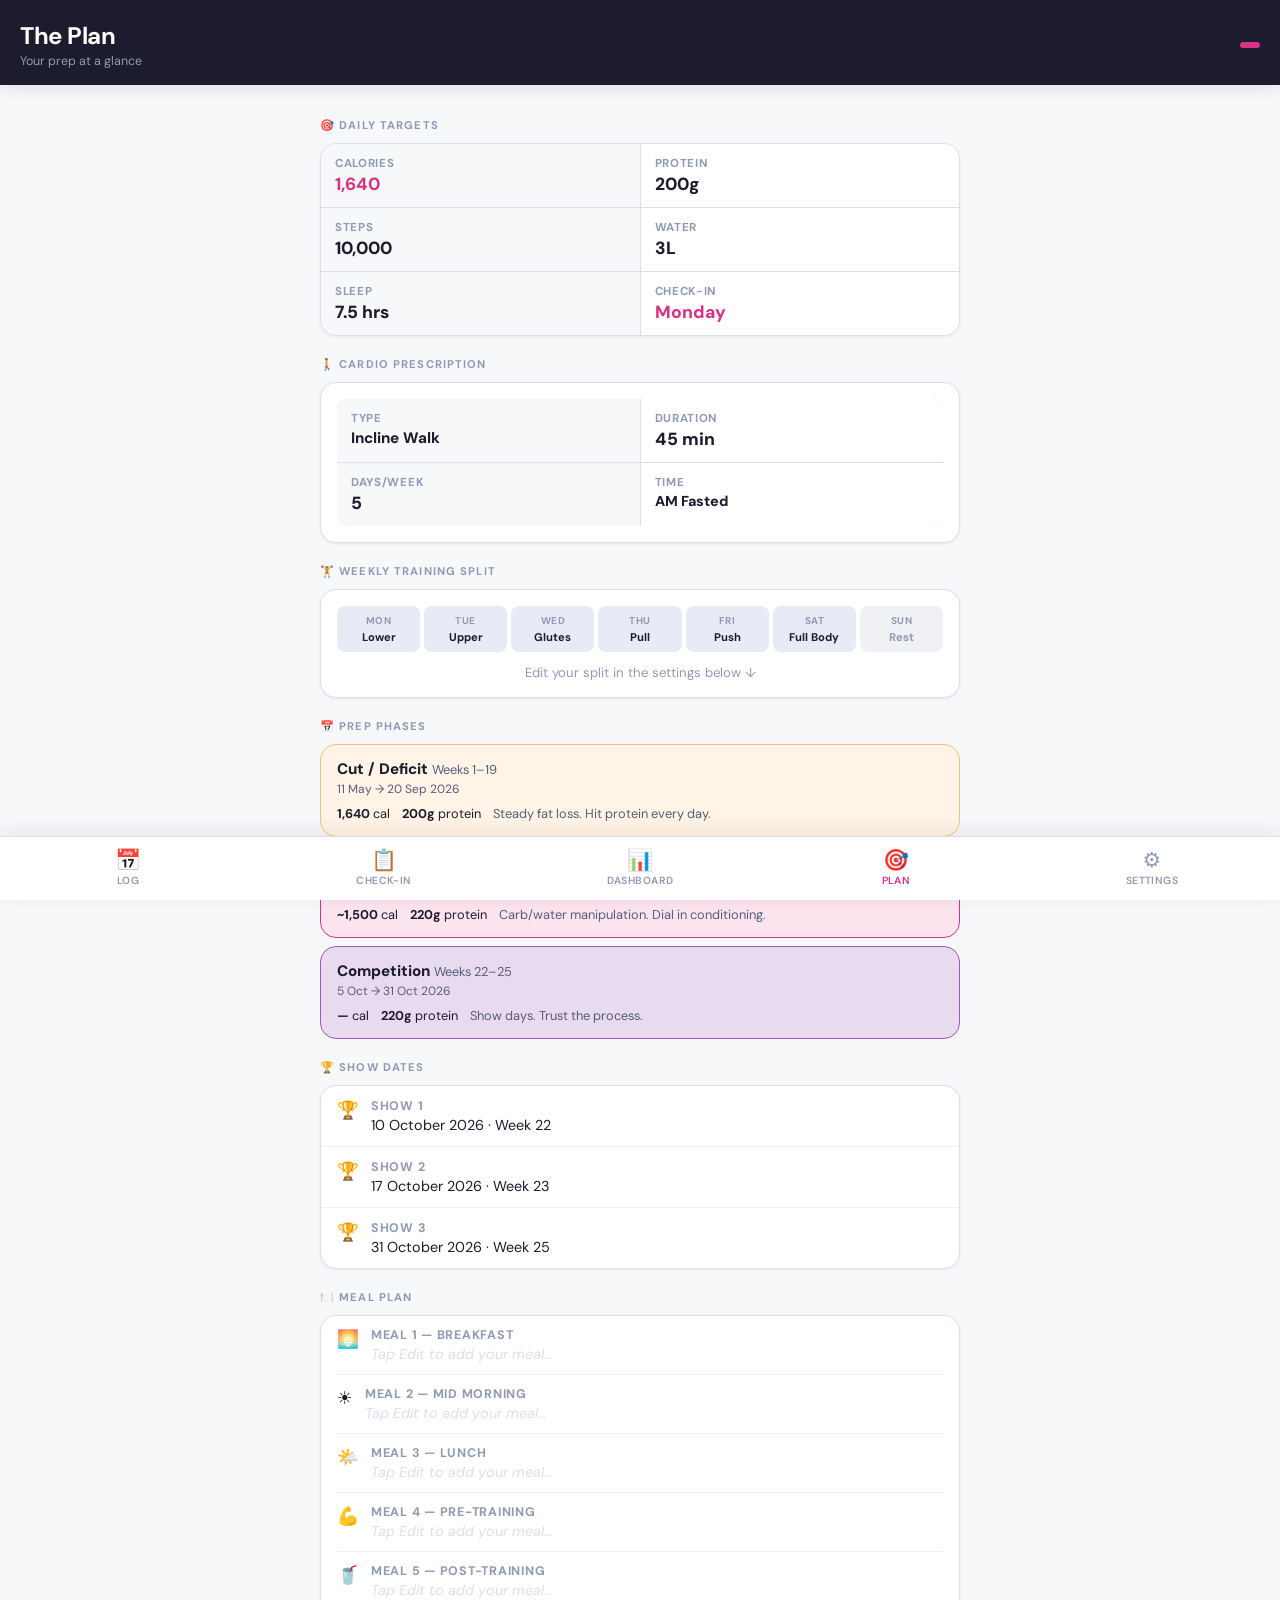
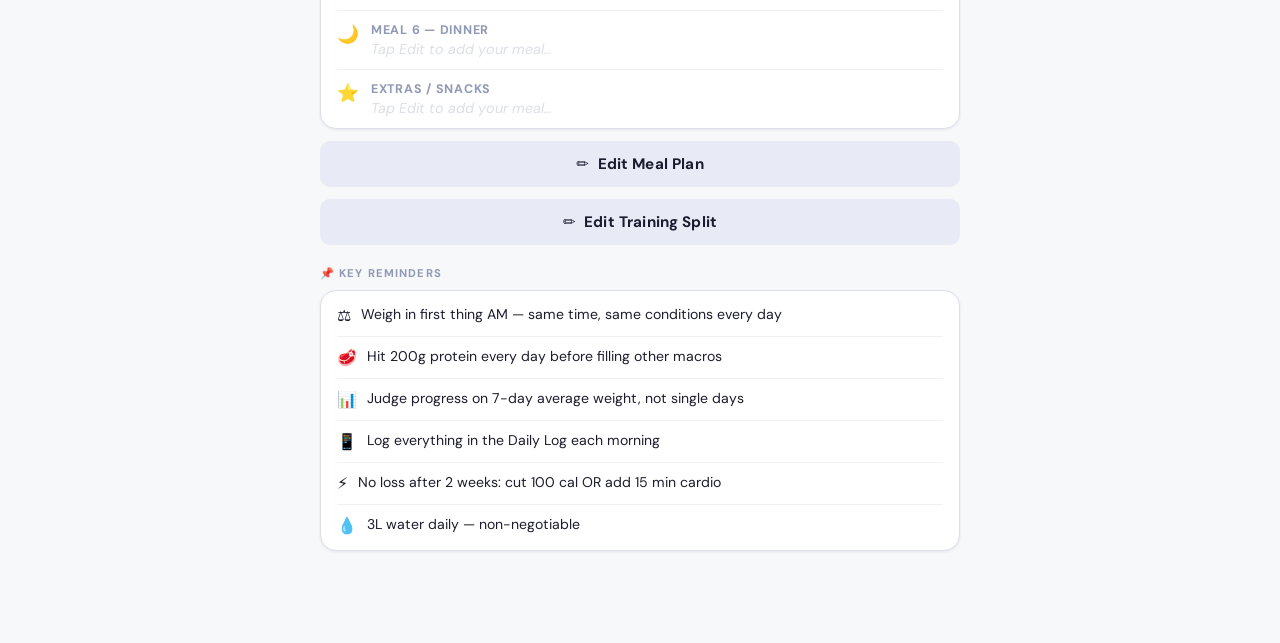
<file: plan.html>
<!DOCTYPE html>
<html lang="en">
<head>
  <meta charset="UTF-8">
  <meta name="viewport" content="width=device-width, initial-scale=1.0, viewport-fit=cover">
  <meta name="theme-color" content="#1C1C2E">
  <meta name="apple-mobile-web-app-capable" content="yes">
  <meta name="apple-mobile-web-app-status-bar-style" content="black-translucent">
  <style>
@import url('https://fonts.googleapis.com/css2?family=DM+Sans:wght@400;500;600;700;800&family=DM+Mono:wght@400;500&display=swap');
/* ── Variables ─────────────────────────────────────────────────────────── */
:root {
  --navy:      #1C1C2E;
  --navy-mid:  #2D3561;
  --navy-light:#E8EAF6;
  --pink:      #D63384;
  --pink-light:#FCE4EF;
  --pink-dark: #a8256a;
  --gold:      #E67E22;
  --green:     #1E8449;
  --white:     #FFFFFF;
  --grey-50:   #F7F8FA;
  --grey-100:  #F0F1F5;
  --grey-200:  #DDDFE8;
  --grey-400:  #9099B5;
  --grey-600:  #555D7A;
  --text:      #1C1C2E;
  --text-muted:#6B7280;
  --radius:    10px;
  --radius-lg: 16px;
  --shadow-sm: 0 1px 3px rgba(28,28,46,0.08);
  --shadow:    0 4px 16px rgba(28,28,46,0.10);
  --shadow-lg: 0 8px 32px rgba(28,28,46,0.14);
  --font:      'DM Sans', system-ui, sans-serif;
  --font-mono: 'DM Mono', monospace;
  --nav-h:     64px;
}

/* ── Reset & Base ──────────────────────────────────────────────────────── */
*, *::before, *::after { box-sizing: border-box; margin: 0; padding: 0; }
html { font-size: 16px; -webkit-text-size-adjust: 100%; }
body {
  font-family: var(--font);
  background: var(--grey-50);
  color: var(--text);
  min-height: 100vh;
  padding-bottom: calc(var(--nav-h) + 16px);
}

/* ── Typography ────────────────────────────────────────────────────────── */
h1 { font-size: 1.5rem; font-weight: 700; letter-spacing: -0.02em; }
h2 { font-size: 1.15rem; font-weight: 700; letter-spacing: -0.01em; }
h3 { font-size: 0.95rem; font-weight: 600; }
p  { line-height: 1.6; }

/* ── Page Header ───────────────────────────────────────────────────────── */
.page-header {
  background: var(--navy);
  color: var(--white);
  padding: 20px 20px 16px;
  position: sticky;
  top: 0;
  z-index: 100;
  box-shadow: var(--shadow);
}
.page-header .subtitle {
  font-size: 0.78rem;
  color: var(--grey-400);
  margin-top: 2px;
  font-weight: 400;
}
.page-header .header-row {
  display: flex;
  align-items: center;
  justify-content: space-between;
}
.page-header .phase-badge {
  background: var(--pink);
  color: white;
  font-size: 0.7rem;
  font-weight: 700;
  padding: 3px 10px;
  border-radius: 20px;
  letter-spacing: 0.05em;
  text-transform: uppercase;
}

/* ── Bottom Nav ────────────────────────────────────────────────────────── */
.bottom-nav {
  position: fixed;
  bottom: 0; left: 0; right: 0;
  height: var(--nav-h);
  background: var(--white);
  border-top: 1px solid var(--grey-200);
  display: flex;
  z-index: 200;
  box-shadow: 0 -4px 20px rgba(28,28,46,0.08);
}
.nav-item {
  flex: 1;
  display: flex;
  flex-direction: column;
  align-items: center;
  justify-content: center;
  gap: 3px;
  text-decoration: none;
  color: var(--grey-400);
  font-size: 0.65rem;
  font-weight: 600;
  letter-spacing: 0.04em;
  text-transform: uppercase;
  transition: color 0.15s;
  padding: 8px 0;
}
.nav-item .nav-icon { font-size: 1.3rem; line-height: 1; }
.nav-item.active { color: var(--pink); }
.nav-item:active { color: var(--pink-dark); }

/* ── Container ─────────────────────────────────────────────────────────── */
.container { max-width: 640px; margin: 0 auto; padding: 0 16px; }

/* ── Cards ─────────────────────────────────────────────────────────────── */
.card {
  background: var(--white);
  border-radius: var(--radius-lg);
  box-shadow: var(--shadow-sm);
  border: 1px solid var(--grey-200);
  overflow: hidden;
  margin-bottom: 12px;
}
.card-header {
  background: var(--navy);
  color: var(--white);
  padding: 12px 16px;
  font-size: 0.8rem;
  font-weight: 700;
  letter-spacing: 0.06em;
  text-transform: uppercase;
  display: flex;
  align-items: center;
  gap: 8px;
}
.card-header.pink { background: var(--pink); }
.card-header.navy-mid { background: var(--navy-mid); }
.card-body { padding: 16px; }

/* ── Section Labels ────────────────────────────────────────────────────── */
.section-label {
  font-size: 0.7rem;
  font-weight: 700;
  letter-spacing: 0.1em;
  text-transform: uppercase;
  color: var(--grey-400);
  margin: 20px 0 8px;
}
.section-label:first-child { margin-top: 16px; }

/* ── Form Elements ─────────────────────────────────────────────────────── */
.form-group { margin-bottom: 14px; }
.form-label {
  display: block;
  font-size: 0.78rem;
  font-weight: 600;
  color: var(--grey-600);
  margin-bottom: 5px;
}
.form-input, .form-select, .form-textarea {
  width: 100%;
  padding: 11px 14px;
  border: 1.5px solid var(--grey-200);
  border-radius: var(--radius);
  font-family: var(--font);
  font-size: 1rem;
  color: var(--text);
  background: var(--white);
  transition: border-color 0.15s, box-shadow 0.15s;
  -webkit-appearance: none;
}
.form-input:focus, .form-select:focus, .form-textarea:focus {
  outline: none;
  border-color: var(--pink);
  box-shadow: 0 0 0 3px rgba(214,51,132,0.12);
}
.form-input.big {
  font-size: 1.6rem;
  font-weight: 700;
  text-align: center;
  padding: 14px;
  color: var(--navy);
}
.form-textarea { resize: vertical; min-height: 72px; line-height: 1.5; }
.form-hint {
  font-size: 0.72rem;
  color: var(--grey-400);
  margin-top: 4px;
}

/* ── Input Row (side by side) ──────────────────────────────────────────── */
.input-row { display: grid; gap: 10px; }
.input-row.cols-2 { grid-template-columns: 1fr 1fr; }
.input-row.cols-3 { grid-template-columns: 1fr 1fr 1fr; }

/* ── Rating Buttons ────────────────────────────────────────────────────── */
.rating-group { display: flex; gap: 6px; }
.rating-btn {
  flex: 1;
  padding: 10px 4px;
  border: 1.5px solid var(--grey-200);
  border-radius: var(--radius);
  background: var(--white);
  color: var(--grey-600);
  font-family: var(--font);
  font-size: 0.85rem;
  font-weight: 600;
  cursor: pointer;
  transition: all 0.12s;
  text-align: center;
}
.rating-btn:hover { border-color: var(--pink); color: var(--pink); }
.rating-btn.selected {
  background: var(--pink);
  border-color: var(--pink);
  color: white;
}

/* ── Toggle Switch ─────────────────────────────────────────────────────── */
.toggle-row {
  display: flex;
  align-items: center;
  justify-content: space-between;
  padding: 12px 0;
  border-bottom: 1px solid var(--grey-100);
}
.toggle-row:last-child { border-bottom: none; }
.toggle-label { font-size: 0.9rem; font-weight: 500; }
.toggle-sub { font-size: 0.75rem; color: var(--grey-400); margin-top: 1px; }
.toggle {
  position: relative;
  width: 44px; height: 24px;
  flex-shrink: 0;
}
.toggle input { opacity: 0; width: 0; height: 0; }
.toggle-slider {
  position: absolute;
  inset: 0;
  background: var(--grey-200);
  border-radius: 24px;
  cursor: pointer;
  transition: background 0.2s;
}
.toggle-slider::before {
  content: '';
  position: absolute;
  width: 18px; height: 18px;
  left: 3px; top: 3px;
  background: white;
  border-radius: 50%;
  transition: transform 0.2s;
  box-shadow: 0 1px 3px rgba(0,0,0,0.2);
}
.toggle input:checked + .toggle-slider { background: var(--pink); }
.toggle input:checked + .toggle-slider::before { transform: translateX(20px); }

/* ── Buttons ───────────────────────────────────────────────────────────── */
.btn {
  display: inline-flex;
  align-items: center;
  justify-content: center;
  gap: 8px;
  padding: 13px 24px;
  border: none;
  border-radius: var(--radius);
  font-family: var(--font);
  font-size: 0.95rem;
  font-weight: 700;
  cursor: pointer;
  transition: all 0.15s;
  text-decoration: none;
  letter-spacing: 0.01em;
}
.btn-primary {
  background: var(--pink);
  color: white;
  width: 100%;
}
.btn-primary:hover { background: var(--pink-dark); }
.btn-primary:active { transform: scale(0.98); }
.btn-secondary {
  background: var(--navy-light);
  color: var(--navy);
}
.btn-secondary:hover { background: var(--grey-200); }
.btn-sm { padding: 8px 14px; font-size: 0.8rem; }
.btn-outline {
  background: transparent;
  border: 1.5px solid var(--grey-200);
  color: var(--grey-600);
}
.btn-outline:hover { border-color: var(--pink); color: var(--pink); }

/* ── KPI / Stat Boxes ──────────────────────────────────────────────────── */
.kpi-grid { display: grid; grid-template-columns: 1fr 1fr; gap: 10px; margin-bottom: 12px; }
.kpi-grid.cols-3 { grid-template-columns: 1fr 1fr 1fr; }
.kpi-box {
  background: var(--white);
  border: 1px solid var(--grey-200);
  border-radius: var(--radius-lg);
  padding: 14px;
  text-align: center;
  box-shadow: var(--shadow-sm);
}
.kpi-box.pink { background: var(--pink); border-color: var(--pink); }
.kpi-box.navy { background: var(--navy); border-color: var(--navy); }
.kpi-value {
  font-size: 1.8rem;
  font-weight: 800;
  color: var(--navy);
  letter-spacing: -0.03em;
  line-height: 1;
}
.kpi-box.pink .kpi-value,
.kpi-box.navy .kpi-value { color: white; }
.kpi-label {
  font-size: 0.68rem;
  font-weight: 700;
  letter-spacing: 0.07em;
  text-transform: uppercase;
  color: var(--grey-400);
  margin-top: 4px;
}
.kpi-box.pink .kpi-label,
.kpi-box.navy .kpi-label { color: rgba(255,255,255,0.7); }

/* ── Countdown boxes ───────────────────────────────────────────────────── */
.countdown-grid { display: grid; grid-template-columns: 1fr 1fr 1fr; gap: 8px; margin-bottom: 12px; }
.countdown-box {
  background: var(--navy);
  border-radius: var(--radius-lg);
  padding: 14px 10px;
  text-align: center;
  color: white;
}
.countdown-box:nth-child(2) { background: var(--navy-mid); }
.countdown-box:nth-child(3) { background: var(--pink); }
.countdown-num {
  font-size: 2rem;
  font-weight: 800;
  letter-spacing: -0.04em;
  line-height: 1;
}
.countdown-label {
  font-size: 0.62rem;
  font-weight: 700;
  letter-spacing: 0.06em;
  text-transform: uppercase;
  opacity: 0.75;
  margin-top: 4px;
}

/* ── Week List ─────────────────────────────────────────────────────────── */
.week-row {
  display: flex;
  align-items: center;
  padding: 12px 16px;
  border-bottom: 1px solid var(--grey-100);
  gap: 12px;
  cursor: pointer;
  transition: background 0.1s;
}
.week-row:last-child { border-bottom: none; }
.week-row:hover { background: var(--grey-50); }
.week-num {
  width: 36px; height: 36px;
  border-radius: 50%;
  background: var(--navy-light);
  color: var(--navy);
  font-weight: 800;
  font-size: 0.85rem;
  display: flex; align-items: center; justify-content: center;
  flex-shrink: 0;
}
.week-num.has-data { background: var(--pink); color: white; }
.week-info { flex: 1; }
.week-date { font-size: 0.82rem; font-weight: 600; color: var(--text); }
.week-meta { font-size: 0.72rem; color: var(--grey-400); margin-top: 1px; }
.week-weight { font-size: 1rem; font-weight: 800; color: var(--navy); }
.week-arrow { color: var(--grey-200); font-size: 1rem; }

/* ── Chart ─────────────────────────────────────────────────────────────── */
.chart-wrap {
  position: relative;
  padding: 16px 16px 8px;
}
canvas { max-width: 100%; }

/* ── Progress Bar ──────────────────────────────────────────────────────── */
.progress-bar-wrap { margin-bottom: 10px; }
.progress-bar-label {
  display: flex;
  justify-content: space-between;
  font-size: 0.78rem;
  font-weight: 600;
  margin-bottom: 5px;
}
.progress-bar-bg {
  height: 8px;
  background: var(--grey-100);
  border-radius: 8px;
  overflow: hidden;
}
.progress-bar-fill {
  height: 100%;
  background: var(--pink);
  border-radius: 8px;
  transition: width 0.5s ease;
}

/* ── Targets Table ─────────────────────────────────────────────────────── */
.targets-grid {
  display: grid;
  grid-template-columns: 1fr 1fr;
  gap: 1px;
  background: var(--grey-200);
  border-radius: var(--radius);
  overflow: hidden;
}
.target-cell {
  background: var(--white);
  padding: 12px 14px;
}
.target-cell:nth-child(odd) { background: var(--grey-50); }
.target-name { font-size: 0.72rem; font-weight: 700; color: var(--grey-400); text-transform: uppercase; letter-spacing: 0.06em; }
.target-val { font-size: 1.1rem; font-weight: 800; color: var(--navy); margin-top: 2px; }
.target-val.pink { color: var(--pink); }

/* ── Toast ─────────────────────────────────────────────────────────────── */
.toast {
  position: fixed;
  bottom: calc(var(--nav-h) + 16px);
  left: 50%; transform: translateX(-50%);
  background: var(--navy);
  color: white;
  padding: 12px 20px;
  border-radius: 100px;
  font-size: 0.85rem;
  font-weight: 600;
  z-index: 1000;
  opacity: 0;
  transition: opacity 0.2s;
  white-space: nowrap;
  pointer-events: none;
  box-shadow: var(--shadow-lg);
}
.toast.show { opacity: 1; }

/* ── Empty State ───────────────────────────────────────────────────────── */
.empty-state {
  text-align: center;
  padding: 40px 20px;
  color: var(--grey-400);
}
.empty-state .empty-icon { font-size: 2.5rem; margin-bottom: 12px; }
.empty-state p { font-size: 0.9rem; line-height: 1.5; }

/* ── Page spacing ──────────────────────────────────────────────────────── */
.page-content { padding: 16px 0 0; }

/* ── Utility ───────────────────────────────────────────────────────────── */
.text-pink { color: var(--pink); }
.text-navy { color: var(--navy); }
.text-muted { color: var(--grey-400); }
.text-sm { font-size: 0.82rem; }
.text-center { text-align: center; }
.fw-700 { font-weight: 700; }
.mt-8 { margin-top: 8px; }
.mt-12 { margin-top: 12px; }
.mt-16 { margin-top: 16px; }
.mb-8 { margin-bottom: 8px; }
.mb-12 { margin-bottom: 12px; }
.flex { display: flex; }
.flex-between { display: flex; justify-content: space-between; align-items: center; }
.gap-8 { gap: 8px; }
.hidden { display: none !important; }

/* ── Responsive ────────────────────────────────────────────────────────── */
@media (min-width: 480px) {
  .input-row.cols-3 { grid-template-columns: repeat(3, 1fr); }
}

/* ── Animations ────────────────────────────────────────────────────────── */
@keyframes fadeUp {
  from { opacity: 0; transform: translateY(10px); }
  to   { opacity: 1; transform: translateY(0); }
}
.card { animation: fadeUp 0.25s ease both; }
.card:nth-child(2) { animation-delay: 0.04s; }
.card:nth-child(3) { animation-delay: 0.08s; }
.card:nth-child(4) { animation-delay: 0.12s; }

  </style>
  <meta charset="UTF-8">
  <meta name="viewport" content="width=device-width, initial-scale=1.0, viewport-fit=cover">
  <meta name="theme-color" content="#1C1C2E">
  <meta name="apple-mobile-web-app-capable" content="yes">
  <title>Plan — Prep Tracker</title>  <style>
    .phase-card {
      border-radius: var(--radius-lg);
      padding: 14px 16px;
      margin-bottom: 8px;
      border: 1px solid var(--grey-200);
    }
    .phase-card.cut    { background: #FFF4E6; border-color: #F5C07A; }
    .phase-card.peak   { background: #FCE4EF; border-color: #D63384; }
    .phase-card.comp   { background: #E8DAEF; border-color: #9B59B6; }
    .phase-title { font-weight: 800; font-size: 0.95rem; margin-bottom: 2px; }
    .phase-dates { font-size: 0.75rem; color: var(--grey-600); margin-bottom: 8px; }
    .phase-stats { display: flex; gap: 12px; flex-wrap: wrap; }
    .phase-stat  { font-size: 0.8rem; }
    .phase-stat strong { color: var(--navy); }

    .day-grid { display: grid; grid-template-columns: repeat(7, 1fr); gap: 4px; }
    .day-cell {
      background: var(--navy-light);
      border-radius: 8px;
      padding: 8px 4px;
      text-align: center;
    }
    .day-cell.rest { background: var(--grey-100); }
    .day-name  { font-size: 0.62rem; font-weight: 700; color: var(--grey-400); letter-spacing: 0.05em; text-transform: uppercase; }
    .day-sess  { font-size: 0.7rem; font-weight: 700; color: var(--navy); margin-top: 3px; }
    .day-cell.rest .day-sess { color: var(--grey-400); }

    .meal-row {
      padding: 11px 0;
      border-bottom: 1px solid var(--grey-100);
      display: flex;
      gap: 12px;
      align-items: flex-start;
    }
    .meal-row:last-child { border-bottom: none; }
    .meal-emoji { font-size: 1.1rem; flex-shrink: 0; margin-top: 1px; }
    .meal-name  { font-size: 0.78rem; font-weight: 700; color: var(--grey-400); text-transform: uppercase; letter-spacing: 0.06em; }
    .meal-desc  { font-size: 0.9rem; color: var(--text); margin-top: 2px; }
    .meal-desc.placeholder { color: var(--grey-200); font-style: italic; }

    .reminder-row {
      display: flex; gap: 10px; padding: 10px 0;
      border-bottom: 1px solid var(--grey-100);
      align-items: flex-start;
    }
    .reminder-row:last-child { border-bottom: none; }
    .reminder-icon { font-size: 1rem; flex-shrink: 0; }
    .reminder-text { font-size: 0.88rem; line-height: 1.4; }
  </style>
</head>
<body>

<header class="page-header">
  <div class="header-row">
    <div>
      <h1>The Plan</h1>
      <div class="subtitle">Your prep at a glance</div>
    </div>
    <span class="phase-badge" id="header-phase">—</span>
  </div>
</header>

<main class="container page-content">

  <!-- Daily targets -->
  <p class="section-label">🎯 Daily Targets</p>
  <div class="card">
    <div class="card-body" style="padding:0">
      <div class="targets-grid">
        <div class="target-cell"><div class="target-name">Calories</div><div class="target-val pink">1,640</div></div>
        <div class="target-cell"><div class="target-name">Protein</div><div class="target-val">200g</div></div>
        <div class="target-cell"><div class="target-name">Steps</div><div class="target-val">10,000</div></div>
        <div class="target-cell"><div class="target-name">Water</div><div class="target-val">3L</div></div>
        <div class="target-cell"><div class="target-name">Sleep</div><div class="target-val">7.5 hrs</div></div>
        <div class="target-cell"><div class="target-name">Check-In</div><div class="target-val pink">Monday</div></div>
      </div>
    </div>
  </div>

  <!-- Cardio -->
  <p class="section-label">🚶 Cardio Prescription</p>
  <div class="card">
    <div class="card-body">
      <div class="targets-grid" style="margin-bottom:0">
        <div class="target-cell"><div class="target-name">Type</div><div class="target-val" style="font-size:0.95rem">Incline Walk</div></div>
        <div class="target-cell"><div class="target-name">Duration</div><div class="target-val">45 min</div></div>
        <div class="target-cell"><div class="target-name">Days/Week</div><div class="target-val">5</div></div>
        <div class="target-cell"><div class="target-name">Time</div><div class="target-val" style="font-size:0.9rem">AM Fasted</div></div>
      </div>
    </div>
  </div>

  <!-- Training split -->
  <p class="section-label">🏋️ Weekly Training Split</p>
  <div class="card">
    <div class="card-body">
      <div class="day-grid" id="day-grid">
        <!-- JS fills this -->
      </div>
      <div class="text-sm text-muted mt-12" style="text-align:center">
        Edit your split in the settings below ↓
      </div>
    </div>
  </div>

  <!-- Phase plan -->
  <p class="section-label">📅 Prep Phases</p>
  <div id="phase-cards"><!-- JS --></div>

  <!-- Show dates -->
  <p class="section-label">🏆 Show Dates</p>
  <div class="card">
    <div class="card-body" style="padding:0">
      <div class="meal-row" style="padding:12px 16px">
        <div class="meal-emoji">🏆</div>
        <div><div class="meal-name">Show 1</div><div class="meal-desc">10 October 2026 · Week 22</div></div>
      </div>
      <div class="meal-row" style="padding:12px 16px">
        <div class="meal-emoji">🏆</div>
        <div><div class="meal-name">Show 2</div><div class="meal-desc">17 October 2026 · Week 23</div></div>
      </div>
      <div class="meal-row" style="padding:12px 16px;border-bottom:none">
        <div class="meal-emoji">🏆</div>
        <div><div class="meal-name">Show 3</div><div class="meal-desc">31 October 2026 · Week 25</div></div>
      </div>
    </div>
  </div>

  <!-- Meal plan -->
  <p class="section-label">🍽️ Meal Plan</p>
  <div class="card">
    <div class="card-body" style="padding:0 16px">
      <div id="meal-plan"><!-- JS --></div>
    </div>
  </div>

  <!-- Edit meal plan -->
  <details style="margin-bottom:12px">
    <summary class="btn btn-secondary" style="display:flex;cursor:pointer;list-style:none;margin-bottom:0">
      ✏️ &nbsp;Edit Meal Plan
    </summary>
    <div class="card mt-8">
      <div class="card-body" id="meal-editor"><!-- JS --></div>
    </div>
  </details>

  <!-- Edit training split -->
  <details style="margin-bottom:12px">
    <summary class="btn btn-secondary" style="display:flex;cursor:pointer;list-style:none;margin-bottom:0">
      ✏️ &nbsp;Edit Training Split
    </summary>
    <div class="card mt-8">
      <div class="card-body" id="split-editor"><!-- JS --></div>
    </div>
  </details>

  <!-- Key reminders -->
  <p class="section-label">📌 Key Reminders</p>
  <div class="card">
    <div class="card-body" style="padding:4px 16px">
      <div class="reminder-row"><span class="reminder-icon">⚖️</span><span class="reminder-text">Weigh in first thing AM — same time, same conditions every day</span></div>
      <div class="reminder-row"><span class="reminder-icon">🥩</span><span class="reminder-text">Hit 200g protein every day before filling other macros</span></div>
      <div class="reminder-row"><span class="reminder-icon">📊</span><span class="reminder-text">Judge progress on 7-day average weight, not single days</span></div>
      <div class="reminder-row"><span class="reminder-icon">📱</span><span class="reminder-text">Log everything in the Daily Log each morning</span></div>
      <div class="reminder-row"><span class="reminder-icon">⚡</span><span class="reminder-text">No loss after 2 weeks: cut 100 cal OR add 15 min cardio</span></div>
      <div class="reminder-row"><span class="reminder-icon">💧</span><span class="reminder-text">3L water daily — non-negotiable</span></div>
    </div>
  </div>

</main>

<nav class="bottom-nav">
  <a href="index.html"    class="nav-item" data-page="log">    <span class="nav-icon">📅</span>Log</a>
  <a href="checkin.html"  class="nav-item" data-page="checkin"><span class="nav-icon">📋</span>Check-In</a>
  <a href="dashboard.html"class="nav-item" data-page="dash">   <span class="nav-icon">📊</span>Dashboard</a>
  <a href="plan.html"     class="nav-item" data-page="plan">   <span class="nav-icon">🎯</span>Plan</a>
  <a href="settings.html" class="nav-item" data-page="settings"><span class="nav-icon">⚙️</span>Settings</a>
</nav><script>
// ── Prep Config ────────────────────────────────────────────────────────────
const CONFIG = {
  prepStart:   '2026-05-11',
  show1:       '2026-10-10',
  show2:       '2026-10-17',
  show3:       '2026-10-31',
  totalWeeks:  25,
  calTarget:   1640,
  proteinTarget: 200,
  stepTarget:  10000,
  stepPeakWk:  8000,
  waterTarget: 3,
  sleepTarget: 7.5,
  cardioType:  'Incline Walk',
  cardioDuration: 45,
  sessionsPerWeek: 5,
  phases: [
    { name: 'Cut / Deficit', startWeek: 1,  endWeek: 19 },
    { name: 'Peak Week',     startWeek: 20, endWeek: 21 },
    { name: 'Competition',   startWeek: 22, endWeek: 25 },
  ]
};

// ── Storage Keys ───────────────────────────────────────────────────────────
const KEYS = {
  daily:   'pt_daily',    // { "2026-05-11": { weight, cals, protein, ... } }
  weekly:  'pt_weekly',   // { "1": { notes, adjustments, ... } }
  config:  'pt_config',   // user-editable config overrides
};

// ── Helpers ─────────────────────────────────────────────────────────────────
function toISO(date) {
  if (typeof date === 'string') return date;
  return date.toISOString().split('T')[0];
}

function parseDate(str) {
  const [y,m,d] = str.split('-').map(Number);
  return new Date(y, m-1, d);
}

function daysBetween(a, b) {
  return Math.round((parseDate(b) - parseDate(a)) / 86400000);
}

function addDays(dateStr, n) {
  const d = parseDate(dateStr);
  d.setDate(d.getDate() + n);
  return toISO(d);
}

function weekNumber(dateStr) {
  const days = daysBetween(CONFIG.prepStart, dateStr);
  if (days < 0) return null;
  return Math.floor(days / 7) + 1;
}

function weekStartDate(weekNum) {
  return addDays(CONFIG.prepStart, (weekNum - 1) * 7);
}

function phaseForWeek(w) {
  for (const p of CONFIG.phases) {
    if (w >= p.startWeek && w <= p.endWeek) return p.name;
  }
  return '';
}

function daysToShow(showDate) {
  const today = toISO(new Date());
  return Math.max(0, daysBetween(today, showDate));
}

function formatDate(dateStr, opts = {}) {
  const d = parseDate(dateStr);
  return d.toLocaleDateString('en-NZ', { day: 'numeric', month: 'short', ...opts });
}

function todayISO() { return toISO(new Date()); }

// ── Data Access ─────────────────────────────────────────────────────────────
function getAllDaily() {
  return JSON.parse(localStorage.getItem(KEYS.daily) || '{}');
}
function saveAllDaily(data) {
  localStorage.setItem(KEYS.daily, JSON.stringify(data));
}
function getDay(dateStr) {
  return getAllDaily()[dateStr] || {};
}
function saveDay(dateStr, data) {
  const all = getAllDaily();
  all[dateStr] = { ...all[dateStr], ...data };
  saveAllDaily(all);
}

function getAllWeekly() {
  return JSON.parse(localStorage.getItem(KEYS.weekly) || '{}');
}
function saveAllWeekly(data) {
  localStorage.setItem(KEYS.weekly, JSON.stringify(data));
}
function getWeek(weekNum) {
  return getAllWeekly()[String(weekNum)] || {};
}
function saveWeek(weekNum, data) {
  const all = getAllWeekly();
  all[String(weekNum)] = { ...all[weekNum], ...data };
  saveAllWeekly(all);
}

function getUserConfig() {
  return { ...CONFIG, ...JSON.parse(localStorage.getItem(KEYS.config) || '{}') };
}
function saveUserConfig(updates) {
  const existing = JSON.parse(localStorage.getItem(KEYS.config) || '{}');
  localStorage.setItem(KEYS.config, JSON.stringify({ ...existing, ...updates }));
}

// ── Computed stats ──────────────────────────────────────────────────────────
function sevenDayAvg(upToDate) {
  const all = getAllDaily();
  const weights = [];
  for (let i = 0; i < 7; i++) {
    const d = addDays(upToDate, -i);
    if (all[d] && all[d].weight) weights.push(Number(all[d].weight));
  }
  if (!weights.length) return null;
  return weights.reduce((a, b) => a + b, 0) / weights.length;
}

function weeklyAvgWeight(weekNum) {
  const start = weekStartDate(weekNum);
  const all = getAllDaily();
  const weights = [];
  for (let i = 0; i < 7; i++) {
    const d = addDays(start, i);
    if (all[d] && all[d].weight) weights.push(Number(all[d].weight));
  }
  if (!weights.length) return null;
  return weights.reduce((a, b) => a + b, 0) / weights.length;
}

function weeklyStats(weekNum) {
  const start = weekStartDate(weekNum);
  const all = getAllDaily();
  const days = [];
  for (let i = 0; i < 7; i++) {
    const d = addDays(start, i);
    if (all[d]) days.push(all[d]);
  }
  if (!days.length) return null;

  const avg = (arr) => arr.length ? arr.reduce((a, b) => a + b, 0) / arr.length : null;
  const sum = (arr) => arr.reduce((a, b) => a + b, 0);

  const weights  = days.map(d => d.weight).filter(Boolean).map(Number);
  const cals     = days.map(d => d.cals).filter(Boolean).map(Number);
  const protein  = days.map(d => d.protein).filter(Boolean).map(Number);
  const steps    = days.map(d => d.steps).filter(Boolean).map(Number);
  const sleep    = days.map(d => d.sleep).filter(Boolean).map(Number);
  const energy   = days.map(d => d.energy).filter(Boolean).map(Number);
  const hunger   = days.map(d => d.hunger).filter(Boolean).map(Number);
  const cardioMins = days.map(d => d.cardioDuration).filter(Boolean).map(Number);
  const sessions = days.filter(d => d.trained === 'yes').length;

  return {
    avgWeight: avg(weights),
    avgCals: avg(cals),
    avgProtein: avg(protein),
    avgSteps: avg(steps),
    avgSleep: avg(sleep),
    avgEnergy: avg(energy),
    avgHunger: avg(hunger),
    totalCardio: sum(cardioMins),
    sessions,
    daysLogged: days.length,
  };
}

function currentWeekNum() {
  return weekNumber(todayISO()) || 1;
}

function startingWeight() {
  const all = getAllDaily();
  const sorted = Object.keys(all).sort();
  for (const d of sorted) {
    if (all[d].weight) return Number(all[d].weight);
  }
  return null;
}

function currentWeight() {
  const all = getAllDaily();
  const sorted = Object.keys(all).sort().reverse();
  for (const d of sorted) {
    if (all[d].weight) return Number(all[d].weight);
  }
  return null;
}

// ── Export ──────────────────────────────────────────────────────────────────
function exportCSV() {
  const all = getAllDaily();
  const headers = ['Date','Week','Phase','Weight','7DayAvg','Calories','Protein','Trained','SessionType','CardioType','CardioDuration','Steps','Water','Sleep','Energy','Hunger','Notes'];
  const rows = [headers.join(',')];

  Object.keys(all).sort().forEach(date => {
    const d = all[date];
    const wk = weekNumber(date);
    const avg7 = sevenDayAvg(date);
    const row = [
      date, wk || '', wk ? phaseForWeek(wk) : '',
      d.weight || '', avg7 ? avg7.toFixed(2) : '',
      d.cals || '', d.protein || '',
      d.trained || '', d.sessionType || '',
      d.cardioType || '', d.cardioDuration || '',
      d.steps || '', d.water || '', d.sleep || '',
      d.energy || '', d.hunger || '',
      (d.notes || '').replace(/,/g, ';'),
    ];
    rows.push(row.join(','));
  });

  const blob = new Blob([rows.join('\n')], { type: 'text/csv' });
  const a = document.createElement('a');
  a.href = URL.createObjectURL(blob);
  a.download = `prep-tracker-export-${todayISO()}.csv`;
  a.click();
}

// ── Weight history for chart ────────────────────────────────────────────────
function weightHistory() {
  const all = getAllDaily();
  return Object.keys(all)
    .filter(d => all[d].weight)
    .sort()
    .map(d => ({ date: d, weight: Number(all[d].weight), avg7: sevenDayAvg(d) }));
}

function weeklyWeightHistory() {
  const result = [];
  for (let w = 1; w <= CONFIG.totalWeeks; w++) {
    const avg = weeklyAvgWeight(w);
    if (avg !== null) result.push({ week: w, avg, phase: phaseForWeek(w) });
  }
  return result;
}

</script>
<script>
// ── Navigation ──────────────────────────────────────────────────────────────
function initNav(activePage) {
  const nav = document.querySelector('.bottom-nav');
  if (!nav) return;
  nav.querySelectorAll('.nav-item').forEach(item => {
    if (item.dataset.page === activePage) item.classList.add('active');
  });
}

// ── Toast ───────────────────────────────────────────────────────────────────
function showToast(msg, duration = 2200) {
  let t = document.querySelector('.toast');
  if (!t) {
    t = document.createElement('div');
    t.className = 'toast';
    document.body.appendChild(t);
  }
  t.textContent = msg;
  t.classList.add('show');
  setTimeout(() => t.classList.remove('show'), duration);
}

// ── Rating buttons ──────────────────────────────────────────────────────────
function initRatingGroup(container, onChange) {
  container.querySelectorAll('.rating-btn').forEach(btn => {
    btn.addEventListener('click', () => {
      container.querySelectorAll('.rating-btn').forEach(b => b.classList.remove('selected'));
      btn.classList.add('selected');
      if (onChange) onChange(btn.dataset.value);
    });
  });
}

function setRatingValue(container, value) {
  container.querySelectorAll('.rating-btn').forEach(btn => {
    btn.classList.toggle('selected', btn.dataset.value === String(value));
  });
}

function getRatingValue(container) {
  const sel = container.querySelector('.rating-btn.selected');
  return sel ? sel.dataset.value : null;
}

// ── Build rating buttons ────────────────────────────────────────────────────
function buildRatingGroup(values, name) {
  const div = document.createElement('div');
  div.className = 'rating-group';
  div.dataset.name = name;
  values.forEach(v => {
    const btn = document.createElement('button');
    btn.type = 'button';
    btn.className = 'rating-btn';
    btn.dataset.value = v;
    btn.textContent = v;
    div.appendChild(btn);
  });
  initRatingGroup(div);
  return div;
}

// ── Countdown ───────────────────────────────────────────────────────────────
function renderCountdowns(containerEl) {
  const shows = [
    { label: 'Show 1', date: CONFIG.show1 },
    { label: 'Show 2', date: CONFIG.show2 },
    { label: 'Show 3', date: CONFIG.show3 },
  ];
  containerEl.innerHTML = shows.map(s => `
    <div class="countdown-box">
      <div class="countdown-num">${daysToShow(s.date)}</div>
      <div class="countdown-label">${s.label}</div>
    </div>
  `).join('');
}

// ── KPI helper ──────────────────────────────────────────────────────────────
function kpiBox(value, label, style = '') {
  return `<div class="kpi-box ${style}">
    <div class="kpi-value">${value}</div>
    <div class="kpi-label">${label}</div>
  </div>`;
}

// ── Number formatting ───────────────────────────────────────────────────────
function fmt(n, decimals = 1) {
  if (n === null || n === undefined || isNaN(n)) return '—';
  return Number(n).toFixed(decimals);
}
function fmtInt(n) {
  if (n === null || n === undefined || isNaN(n)) return '—';
  return Math.round(n).toLocaleString();
}

// ── Phase badge colour ──────────────────────────────────────────────────────
function phaseBg(phase) {
  if (phase === 'Peak Week')   return '#FADBD8';
  if (phase === 'Competition') return '#E8DAEF';
  return '#FDEBD0';
}

// ── Date display ────────────────────────────────────────────────────────────
function dayLabel(dateStr) {
  const d = parseDate(dateStr);
  const days = ['Sun','Mon','Tue','Wed','Thu','Fri','Sat'];
  return days[d.getDay()];
}

// ── Progress bar ────────────────────────────────────────────────────────────
function progressBar(label, value, max, unit = '') {
  const pct = Math.min(100, Math.round((value / max) * 100));
  return `<div class="progress-bar-wrap">
    <div class="progress-bar-label">
      <span>${label}</span>
      <span>${fmtInt(value)}${unit} / ${fmtInt(max)}${unit}</span>
    </div>
    <div class="progress-bar-bg">
      <div class="progress-bar-fill" style="width:${pct}%"></div>
    </div>
  </div>`;
}

</script>
<script>
  initNav('plan');

  // ── Default data ─────────────────────────────────────────────────────────
  const DEFAULT_SPLIT = {
    Mon: 'Lower', Tue: 'Upper', Wed: 'Glutes',
    Thu: 'Pull', Fri: 'Push', Sat: 'Full Body', Sun: 'Rest'
  };
  const DEFAULT_MEALS = [
    { time: 'Meal 1 — Breakfast',   emoji: '🌅', desc: '' },
    { time: 'Meal 2 — Mid Morning', emoji: '☀️', desc: '' },
    { time: 'Meal 3 — Lunch',       emoji: '🌤️', desc: '' },
    { time: 'Meal 4 — Pre-Training',emoji: '💪', desc: '' },
    { time: 'Meal 5 — Post-Training',emoji: '🥤', desc: '' },
    { time: 'Meal 6 — Dinner',      emoji: '🌙', desc: '' },
    { time: 'Extras / Snacks',      emoji: '⭐', desc: '' },
  ];

  function getSplit() {
    return JSON.parse(localStorage.getItem('pt_split') || JSON.stringify(DEFAULT_SPLIT));
  }
  function saveSplit(s) { localStorage.setItem('pt_split', JSON.stringify(s)); }
  function getMeals() {
    const saved = JSON.parse(localStorage.getItem('pt_meals') || '[]');
    return DEFAULT_MEALS.map((m, i) => ({ ...m, desc: (saved[i] && saved[i].desc) || '' }));
  }
  function saveMeals(meals) { localStorage.setItem('pt_meals', JSON.stringify(meals)); }

  // ── Render training split grid ───────────────────────────────────────────
  function renderSplitGrid() {
    const split = getSplit();
    const days  = ['Mon','Tue','Wed','Thu','Fri','Sat','Sun'];
    document.getElementById('day-grid').innerHTML = days.map(d => `
      <div class="day-cell ${split[d] === 'Rest' ? 'rest' : ''}">
        <div class="day-name">${d}</div>
        <div class="day-sess">${split[d] || '—'}</div>
      </div>
    `).join('');
  }

  // ── Split editor ──────────────────────────────────────────────────────────
  function renderSplitEditor() {
    const split   = getSplit();
    const days    = ['Mon','Tue','Wed','Thu','Fri','Sat','Sun'];
    const options = ['Lower','Upper','Glutes','Pull','Push','Full Body','Rest','Posing'];
    const el = document.getElementById('split-editor');
    el.innerHTML = days.map(d => `
      <div class="flex-between" style="margin-bottom:10px">
        <span class="fw-700" style="width:44px">${d}</span>
        <select class="form-select" data-day="${d}" style="flex:1;margin-left:10px">
          ${options.map(o => `<option ${split[d]===o?'selected':''}>${o}</option>`).join('')}
        </select>
      </div>
    `).join('') + `<button class="btn btn-primary mt-8" id="save-split">Save Split</button>`;
    document.getElementById('save-split').addEventListener('click', () => {
      const newSplit = {};
      el.querySelectorAll('select[data-day]').forEach(s => newSplit[s.dataset.day] = s.value);
      saveSplit(newSplit);
      renderSplitGrid();
      showToast('✅  Training split saved!');
    });
  }

  // ── Meal plan render ──────────────────────────────────────────────────────
  function renderMealPlan() {
    const meals = getMeals();
    document.getElementById('meal-plan').innerHTML = meals.map(m => `
      <div class="meal-row">
        <div class="meal-emoji">${m.emoji}</div>
        <div>
          <div class="meal-name">${m.time}</div>
          <div class="meal-desc ${m.desc ? '' : 'placeholder'}">${m.desc || 'Tap Edit to add your meal…'}</div>
        </div>
      </div>
    `).join('');
  }

  // ── Meal editor ───────────────────────────────────────────────────────────
  function renderMealEditor() {
    const meals = getMeals();
    const el    = document.getElementById('meal-editor');
    el.innerHTML = meals.map((m, i) => `
      <div class="form-group">
        <label class="form-label">${m.emoji} ${m.time}</label>
        <textarea class="form-textarea" data-meal="${i}" style="min-height:56px" placeholder="e.g. 4 egg whites, 80g oats, 1 banana">${m.desc}</textarea>
      </div>
    `).join('') + `<button class="btn btn-primary" id="save-meals">Save Meal Plan</button>`;
    document.getElementById('save-meals').addEventListener('click', () => {
      const updated = getMeals().map((m, i) => {
        const ta = el.querySelector(`textarea[data-meal="${i}"]`);
        return { ...m, desc: ta ? ta.value : m.desc };
      });
      saveMeals(updated);
      renderMealPlan();
      showToast('✅  Meal plan saved!');
    });
  }

  // ── Phase cards ───────────────────────────────────────────────────────────
  function renderPhaseCards() {
    const phases = [
      { cls:'cut',  title:'Cut / Deficit', wks:'1–19', dates:'11 May → 20 Sep 2026', cal:'1,640', protein:'200g', detail:'Steady fat loss. Hit protein every day.' },
      { cls:'peak', title:'Peak Week',     wks:'20–21',dates:'21 Sep → 4 Oct 2026',  cal:'~1,500', protein:'220g', detail:'Carb/water manipulation. Dial in conditioning.' },
      { cls:'comp', title:'Competition',   wks:'22–25',dates:'5 Oct → 31 Oct 2026',  cal:'—',     protein:'220g', detail:'Show days. Trust the process.' },
    ];
    document.getElementById('phase-cards').innerHTML = phases.map(p => `
      <div class="phase-card ${p.cls}">
        <div class="phase-title">${p.title} <span style="font-weight:400;font-size:0.8rem;color:var(--grey-600)">Weeks ${p.wks}</span></div>
        <div class="phase-dates">${p.dates}</div>
        <div class="phase-stats">
          <div class="phase-stat"><strong>${p.cal}</strong> cal</div>
          <div class="phase-stat"><strong>${p.protein}</strong> protein</div>
          <div class="phase-stat" style="color:var(--grey-600)">${p.detail}</div>
        </div>
      </div>
    `).join('');
  }

  // ── Header phase badge ────────────────────────────────────────────────────
  const wk = currentWeekNum();
  document.getElementById('header-phase').textContent = phaseForWeek(wk);

  // ── Pull targets from config ──────────────────────────────────────────────
  const cfg = getUserConfig();
  const targetVals = document.querySelectorAll('.target-val');
  if (targetVals[0]) targetVals[0].textContent = Number(cfg.calTarget).toLocaleString();
  if (targetVals[1]) targetVals[1].textContent = cfg.proteinTarget + 'g';
  if (targetVals[2]) targetVals[2].textContent = Number(cfg.stepTarget).toLocaleString();
  if (targetVals[3]) targetVals[3].textContent = cfg.waterTarget + 'L';
  if (targetVals[4]) targetVals[4].textContent = cfg.sleepTarget + ' hrs';

  // Init
  renderSplitGrid();
  renderSplitEditor();
  renderMealPlan();
  renderMealEditor();
  renderPhaseCards();
</script>
</body>
</html>
</file>
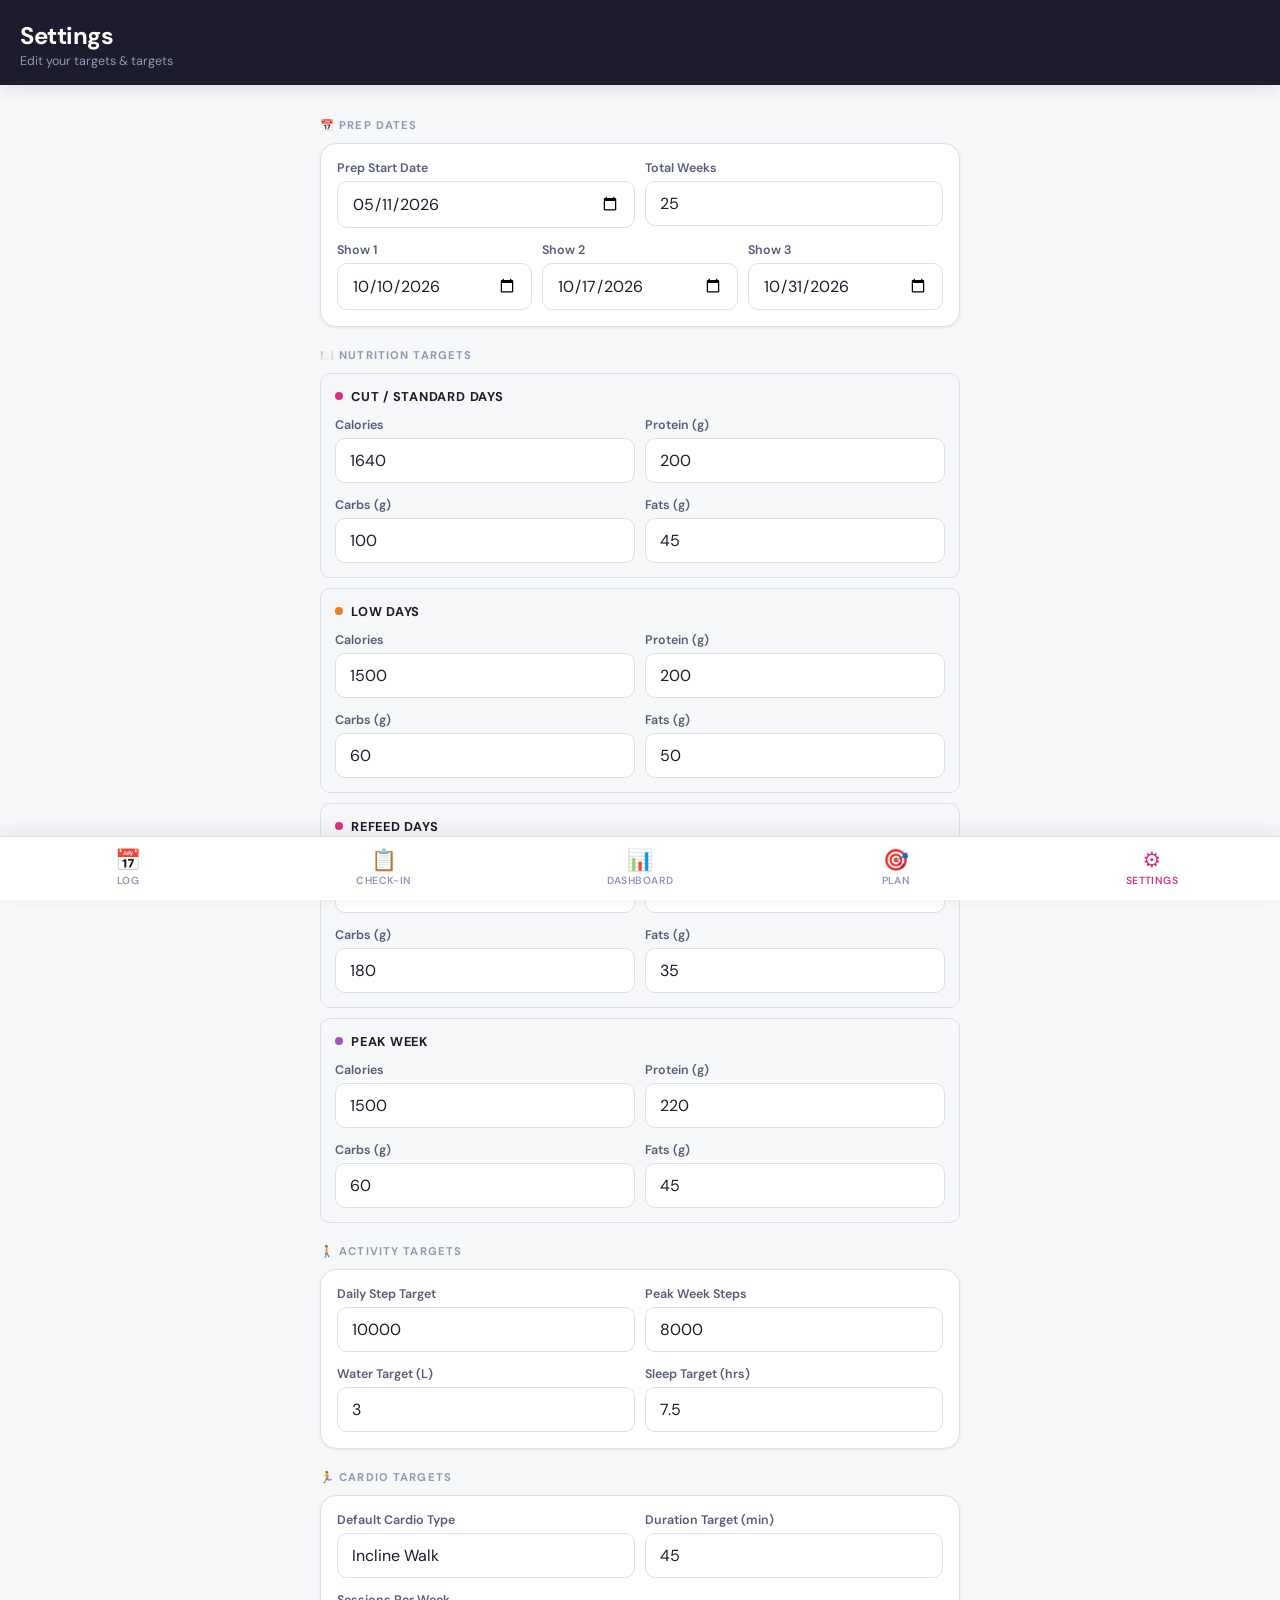
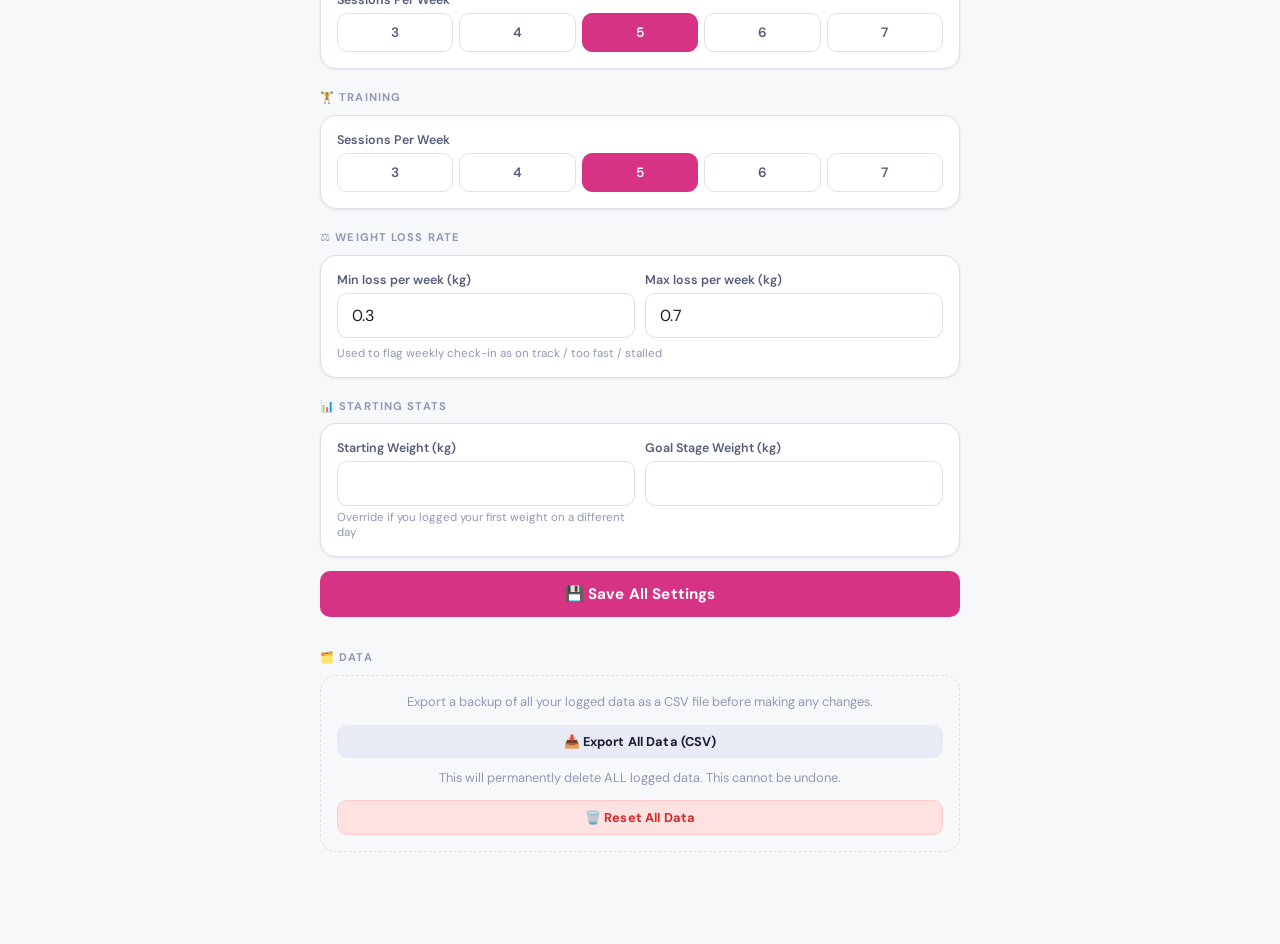
<file: settings.html>
<!DOCTYPE html>
<html lang="en">
<head>
  <meta charset="UTF-8">
  <meta name="viewport" content="width=device-width, initial-scale=1.0, viewport-fit=cover">
  <meta name="theme-color" content="#1C1C2E">
  <meta name="apple-mobile-web-app-capable" content="yes">
  <title>Settings — Prep Tracker</title>
  <link rel="preconnect" href="https://fonts.googleapis.com">
  <link href="https://fonts.googleapis.com/css2?family=DM+Sans:wght@400;500;600;700;800&family=DM+Mono:wght@400;500&display=swap" rel="stylesheet">
  <link rel="stylesheet" href="style.css">
  <style>
    .settings-section {
      margin-bottom: 6px;
    }
    .reset-zone {
      border: 1.5px dashed var(--grey-200);
      border-radius: var(--radius-lg);
      padding: 16px;
      text-align: center;
      margin-bottom: 12px;
    }
    .reset-zone p {
      font-size: 0.8rem;
      color: var(--grey-400);
      margin-bottom: 12px;
    }
    .btn-danger {
      background: #FEE2E2;
      color: #DC2626;
      border: 1.5px solid #FECACA;
    }
    .btn-danger:hover { background: #FEE2E2; filter: brightness(0.95); }
    .saved-badge {
      display: inline-flex;
      align-items: center;
      gap: 5px;
      background: #D1FAE5;
      color: #065F46;
      font-size: 0.75rem;
      font-weight: 700;
      padding: 4px 10px;
      border-radius: 20px;
      opacity: 0;
      transition: opacity 0.3s;
    }
    .saved-badge.show { opacity: 1; }
    .day-type-card {
      background: var(--grey-50);
      border: 1.5px solid var(--grey-200);
      border-radius: var(--radius);
      padding: 14px;
      margin-bottom: 10px;
    }
    .day-type-title {
      font-size: 0.8rem;
      font-weight: 700;
      color: var(--navy);
      text-transform: uppercase;
      letter-spacing: 0.06em;
      margin-bottom: 12px;
      display: flex;
      align-items: center;
      gap: 8px;
    }
    .day-type-title .dot {
      width: 8px; height: 8px;
      border-radius: 50%;
      background: var(--pink);
      flex-shrink: 0;
    }
    .day-type-title .dot.peak { background: #9B59B6; }
    .day-type-title .dot.low  { background: var(--gold); }
  </style>
</head>
<body>

<header class="page-header">
  <div class="header-row">
    <div>
      <h1>Settings</h1>
      <div class="subtitle">Edit your targets & targets</div>
    </div>
    <span class="saved-badge" id="saved-badge">✓ Saved</span>
  </div>
</header>

<main class="container page-content">

  <!-- Prep dates -->
  <p class="section-label">📅 Prep Dates</p>
  <div class="card settings-section">
    <div class="card-body">
      <div class="input-row cols-2">
        <div class="form-group">
          <label class="form-label">Prep Start Date</label>
          <input type="date" id="prepStart" class="form-input">
        </div>
        <div class="form-group" style="margin-bottom:0">
          <label class="form-label">Total Weeks</label>
          <input type="number" id="totalWeeks" class="form-input" min="1" max="52" inputmode="numeric">
        </div>
      </div>
      <div class="input-row cols-3">
        <div class="form-group" style="margin-bottom:0">
          <label class="form-label">Show 1</label>
          <input type="date" id="show1" class="form-input">
        </div>
        <div class="form-group" style="margin-bottom:0">
          <label class="form-label">Show 2</label>
          <input type="date" id="show2" class="form-input">
        </div>
        <div class="form-group" style="margin-bottom:0">
          <label class="form-label">Show 3</label>
          <input type="date" id="show3" class="form-input">
        </div>
      </div>
    </div>
  </div>

  <!-- Nutrition targets -->
  <p class="section-label">🍽️ Nutrition Targets</p>

  <div class="day-type-card">
    <div class="day-type-title"><span class="dot"></span>Cut / Standard Days</div>
    <div class="input-row cols-2">
      <div class="form-group">
        <label class="form-label">Calories</label>
        <input type="number" id="calTarget" class="form-input" inputmode="numeric">
      </div>
      <div class="form-group" style="margin-bottom:0">
        <label class="form-label">Protein (g)</label>
        <input type="number" id="proteinTarget" class="form-input" inputmode="numeric">
      </div>
    </div>
    <div class="input-row cols-2">
      <div class="form-group" style="margin-bottom:0">
        <label class="form-label">Carbs (g)</label>
        <input type="number" id="carbTarget" class="form-input" inputmode="numeric">
      </div>
      <div class="form-group" style="margin-bottom:0">
        <label class="form-label">Fats (g)</label>
        <input type="number" id="fatTarget" class="form-input" inputmode="numeric">
      </div>
    </div>
  </div>

  <div class="day-type-card">
    <div class="day-type-title"><span class="dot low"></span>Low Days</div>
    <div class="input-row cols-2">
      <div class="form-group">
        <label class="form-label">Calories</label>
        <input type="number" id="calLow" class="form-input" inputmode="numeric">
      </div>
      <div class="form-group" style="margin-bottom:0">
        <label class="form-label">Protein (g)</label>
        <input type="number" id="proteinLow" class="form-input" inputmode="numeric">
      </div>
    </div>
    <div class="input-row cols-2">
      <div class="form-group" style="margin-bottom:0">
        <label class="form-label">Carbs (g)</label>
        <input type="number" id="carbLow" class="form-input" inputmode="numeric">
      </div>
      <div class="form-group" style="margin-bottom:0">
        <label class="form-label">Fats (g)</label>
        <input type="number" id="fatLow" class="form-input" inputmode="numeric">
      </div>
    </div>
  </div>

  <div class="day-type-card">
    <div class="day-type-title"><span class="dot"></span>Refeed Days</div>
    <div class="input-row cols-2">
      <div class="form-group">
        <label class="form-label">Calories</label>
        <input type="number" id="calRefeed" class="form-input" inputmode="numeric">
      </div>
      <div class="form-group" style="margin-bottom:0">
        <label class="form-label">Protein (g)</label>
        <input type="number" id="proteinRefeed" class="form-input" inputmode="numeric">
      </div>
    </div>
    <div class="input-row cols-2">
      <div class="form-group" style="margin-bottom:0">
        <label class="form-label">Carbs (g)</label>
        <input type="number" id="carbRefeed" class="form-input" inputmode="numeric">
      </div>
      <div class="form-group" style="margin-bottom:0">
        <label class="form-label">Fats (g)</label>
        <input type="number" id="fatRefeed" class="form-input" inputmode="numeric">
      </div>
    </div>
  </div>

  <div class="day-type-card">
    <div class="day-type-title"><span class="dot peak"></span>Peak Week</div>
    <div class="input-row cols-2">
      <div class="form-group">
        <label class="form-label">Calories</label>
        <input type="number" id="calPeak" class="form-input" inputmode="numeric">
      </div>
      <div class="form-group" style="margin-bottom:0">
        <label class="form-label">Protein (g)</label>
        <input type="number" id="proteinPeak" class="form-input" inputmode="numeric">
      </div>
    </div>
    <div class="input-row cols-2">
      <div class="form-group" style="margin-bottom:0">
        <label class="form-label">Carbs (g)</label>
        <input type="number" id="carbPeak" class="form-input" inputmode="numeric">
      </div>
      <div class="form-group" style="margin-bottom:0">
        <label class="form-label">Fats (g)</label>
        <input type="number" id="fatPeak" class="form-input" inputmode="numeric">
      </div>
    </div>
  </div>

  <!-- Activity targets -->
  <p class="section-label">🚶 Activity Targets</p>
  <div class="card settings-section">
    <div class="card-body">
      <div class="input-row cols-2">
        <div class="form-group">
          <label class="form-label">Daily Step Target</label>
          <input type="number" id="stepTarget" class="form-input" inputmode="numeric">
        </div>
        <div class="form-group" style="margin-bottom:0">
          <label class="form-label">Peak Week Steps</label>
          <input type="number" id="stepPeakWk" class="form-input" inputmode="numeric">
        </div>
      </div>
      <div class="input-row cols-2">
        <div class="form-group" style="margin-bottom:0">
          <label class="form-label">Water Target (L)</label>
          <input type="number" id="waterTarget" class="form-input" step="0.5" inputmode="decimal">
        </div>
        <div class="form-group" style="margin-bottom:0">
          <label class="form-label">Sleep Target (hrs)</label>
          <input type="number" id="sleepTarget" class="form-input" step="0.5" inputmode="decimal">
        </div>
      </div>
    </div>
  </div>

  <!-- Cardio targets -->
  <p class="section-label">🏃 Cardio Targets</p>
  <div class="card settings-section">
    <div class="card-body">
      <div class="input-row cols-2">
        <div class="form-group">
          <label class="form-label">Default Cardio Type</label>
          <select id="cardioType" class="form-select">
            <option>Incline Walk</option>
            <option>Outdoor Walk</option>
            <option>Bike</option>
            <option>Stairmill</option>
            <option>HIIT</option>
          </select>
        </div>
        <div class="form-group" style="margin-bottom:0">
          <label class="form-label">Duration Target (min)</label>
          <input type="number" id="cardioDuration" class="form-input" inputmode="numeric">
        </div>
      </div>
      <div class="form-group" style="margin-bottom:0">
        <label class="form-label">Sessions Per Week</label>
        <div class="rating-group" id="cardio-sessions-group">
          <button type="button" class="rating-btn" data-value="3">3</button>
          <button type="button" class="rating-btn" data-value="4">4</button>
          <button type="button" class="rating-btn" data-value="5">5</button>
          <button type="button" class="rating-btn" data-value="6">6</button>
          <button type="button" class="rating-btn" data-value="7">7</button>
        </div>
      </div>
    </div>
  </div>

  <!-- Training -->
  <p class="section-label">🏋️ Training</p>
  <div class="card settings-section">
    <div class="card-body">
      <div class="form-group" style="margin-bottom:0">
        <label class="form-label">Sessions Per Week</label>
        <div class="rating-group" id="sessions-group">
          <button type="button" class="rating-btn" data-value="3">3</button>
          <button type="button" class="rating-btn" data-value="4">4</button>
          <button type="button" class="rating-btn" data-value="5">5</button>
          <button type="button" class="rating-btn" data-value="6">6</button>
          <button type="button" class="rating-btn" data-value="7">7</button>
        </div>
      </div>
    </div>
  </div>

  <!-- Weight loss targets -->
  <p class="section-label">⚖️ Weight Loss Rate</p>
  <div class="card settings-section">
    <div class="card-body">
      <div class="input-row cols-2">
        <div class="form-group" style="margin-bottom:0">
          <label class="form-label">Min loss per week (kg)</label>
          <input type="number" id="goalLossMin" class="form-input" step="0.1" inputmode="decimal">
        </div>
        <div class="form-group" style="margin-bottom:0">
          <label class="form-label">Max loss per week (kg)</label>
          <input type="number" id="goalLossMax" class="form-input" step="0.1" inputmode="decimal">
        </div>
      </div>
      <div class="form-hint mt-8">Used to flag weekly check-in as on track / too fast / stalled</div>
    </div>
  </div>

  <!-- Starting stats -->
  <p class="section-label">📊 Starting Stats</p>
  <div class="card settings-section">
    <div class="card-body">
      <div class="input-row cols-2">
        <div class="form-group" style="margin-bottom:0">
          <label class="form-label">Starting Weight (kg)</label>
          <input type="number" id="startingWeight" class="form-input" step="0.1" inputmode="decimal">
          <div class="form-hint">Override if you logged your first weight on a different day</div>
        </div>
        <div class="form-group" style="margin-bottom:0">
          <label class="form-label">Goal Stage Weight (kg)</label>
          <input type="number" id="goalWeight" class="form-input" step="0.1" inputmode="decimal">
        </div>
      </div>
    </div>
  </div>

  <button class="btn btn-primary mt-8 mb-12" id="save-btn">💾  Save All Settings</button>

  <!-- Data management -->
  <p class="section-label">🗂️ Data</p>
  <div class="reset-zone">
    <p>Export a backup of all your logged data as a CSV file before making any changes.</p>
    <button class="btn btn-secondary btn-sm" id="export-btn" style="margin-bottom:10px;width:100%">📥  Export All Data (CSV)</button>
    <p>This will permanently delete ALL logged data. This cannot be undone.</p>
    <button class="btn btn-danger btn-sm" id="reset-btn" style="width:100%">🗑️  Reset All Data</button>
  </div>

</main>

<!-- Bottom Nav -->
<nav class="bottom-nav">
  <a href="index.html"    class="nav-item" data-page="log">    <span class="nav-icon">📅</span>Log</a>
  <a href="checkin.html"  class="nav-item" data-page="checkin"><span class="nav-icon">📋</span>Check-In</a>
  <a href="dashboard.html"class="nav-item" data-page="dash">   <span class="nav-icon">📊</span>Dashboard</a>
  <a href="plan.html"     class="nav-item" data-page="plan">   <span class="nav-icon">🎯</span>Plan</a>
  <a href="settings.html" class="nav-item" data-page="settings"><span class="nav-icon">⚙️</span>Settings</a>
</nav>

<script src="data.js"></script>
<script src="app.js"></script>
<script>
  initNav('settings');

  const badge = document.getElementById('saved-badge');

  // ── Load current config into fields ──────────────────────────────────────
  function loadSettings() {
    const c = getUserConfig();

    document.getElementById('prepStart').value    = c.prepStart    || '';
    document.getElementById('totalWeeks').value   = c.totalWeeks   || 25;
    document.getElementById('show1').value        = c.show1        || '';
    document.getElementById('show2').value        = c.show2        || '';
    document.getElementById('show3').value        = c.show3        || '';

    // Nutrition – cut
    document.getElementById('calTarget').value    = c.calTarget    || 1640;
    document.getElementById('proteinTarget').value= c.proteinTarget|| 200;
    document.getElementById('carbTarget').value   = c.carbTarget   || 100;
    document.getElementById('fatTarget').value    = c.fatTarget    || 45;

    // Nutrition – low
    document.getElementById('calLow').value       = c.calLow       || 1500;
    document.getElementById('proteinLow').value   = c.proteinLow   || 200;
    document.getElementById('carbLow').value      = c.carbLow      || 60;
    document.getElementById('fatLow').value       = c.fatLow       || 50;

    // Nutrition – refeed
    document.getElementById('calRefeed').value    = c.calRefeed    || 1800;
    document.getElementById('proteinRefeed').value= c.proteinRefeed|| 200;
    document.getElementById('carbRefeed').value   = c.carbRefeed   || 180;
    document.getElementById('fatRefeed').value    = c.fatRefeed    || 35;

    // Nutrition – peak
    document.getElementById('calPeak').value      = c.calPeak      || 1500;
    document.getElementById('proteinPeak').value  = c.proteinPeak  || 220;
    document.getElementById('carbPeak').value     = c.carbPeak     || 60;
    document.getElementById('fatPeak').value      = c.fatPeak      || 45;

    // Activity
    document.getElementById('stepTarget').value   = c.stepTarget   || 10000;
    document.getElementById('stepPeakWk').value   = c.stepPeakWk   || 8000;
    document.getElementById('waterTarget').value  = c.waterTarget  || 3;
    document.getElementById('sleepTarget').value  = c.sleepTarget  || 7.5;

    // Cardio
    document.getElementById('cardioType').value   = c.cardioType   || 'Incline Walk';
    document.getElementById('cardioDuration').value = c.cardioDuration || 45;
    setRatingValue(document.getElementById('cardio-sessions-group'), c.cardioSessionsPerWeek || 5);

    // Training
    setRatingValue(document.getElementById('sessions-group'), c.sessionsPerWeek || 5);

    // Weight loss
    document.getElementById('goalLossMin').value  = c.goalLossMin  || 0.3;
    document.getElementById('goalLossMax').value  = c.goalLossMax  || 0.7;

    // Starting stats
    document.getElementById('startingWeight').value = c.startingWeightOverride || '';
    document.getElementById('goalWeight').value      = c.goalWeight || '';
  }

  // ── Init rating groups ────────────────────────────────────────────────────
  initRatingGroup(document.getElementById('sessions-group'));
  initRatingGroup(document.getElementById('cardio-sessions-group'));

  // ── Save ──────────────────────────────────────────────────────────────────
  document.getElementById('save-btn').addEventListener('click', () => {
    const updates = {
      prepStart:    document.getElementById('prepStart').value,
      totalWeeks:   Number(document.getElementById('totalWeeks').value),
      show1:        document.getElementById('show1').value,
      show2:        document.getElementById('show2').value,
      show3:        document.getElementById('show3').value,

      calTarget:    Number(document.getElementById('calTarget').value),
      proteinTarget:Number(document.getElementById('proteinTarget').value),
      carbTarget:   Number(document.getElementById('carbTarget').value),
      fatTarget:    Number(document.getElementById('fatTarget').value),

      calLow:       Number(document.getElementById('calLow').value),
      proteinLow:   Number(document.getElementById('proteinLow').value),
      carbLow:      Number(document.getElementById('carbLow').value),
      fatLow:       Number(document.getElementById('fatLow').value),

      calRefeed:    Number(document.getElementById('calRefeed').value),
      proteinRefeed:Number(document.getElementById('proteinRefeed').value),
      carbRefeed:   Number(document.getElementById('carbRefeed').value),
      fatRefeed:    Number(document.getElementById('fatRefeed').value),

      calPeak:      Number(document.getElementById('calPeak').value),
      proteinPeak:  Number(document.getElementById('proteinPeak').value),
      carbPeak:     Number(document.getElementById('carbPeak').value),
      fatPeak:      Number(document.getElementById('fatPeak').value),

      stepTarget:   Number(document.getElementById('stepTarget').value),
      stepPeakWk:   Number(document.getElementById('stepPeakWk').value),
      waterTarget:  Number(document.getElementById('waterTarget').value),
      sleepTarget:  Number(document.getElementById('sleepTarget').value),

      cardioType:   document.getElementById('cardioType').value,
      cardioDuration: Number(document.getElementById('cardioDuration').value),
      cardioSessionsPerWeek: Number(getRatingValue(document.getElementById('cardio-sessions-group'))),

      sessionsPerWeek: Number(getRatingValue(document.getElementById('sessions-group'))),

      goalLossMin:  Number(document.getElementById('goalLossMin').value),
      goalLossMax:  Number(document.getElementById('goalLossMax').value),

      startingWeightOverride: document.getElementById('startingWeight').value || null,
      goalWeight:   document.getElementById('goalWeight').value || null,
    };

    saveUserConfig(updates);

    // Flash saved badge
    badge.classList.add('show');
    setTimeout(() => badge.classList.remove('show'), 2500);
    showToast('✅  Settings saved!');
  });

  // ── Export ────────────────────────────────────────────────────────────────
  document.getElementById('export-btn').addEventListener('click', exportCSV);

  // ── Reset ─────────────────────────────────────────────────────────────────
  document.getElementById('reset-btn').addEventListener('click', () => {
    if (confirm('Are you sure? This will permanently delete ALL your logged data and cannot be undone.')) {
      localStorage.removeItem('pt_daily');
      localStorage.removeItem('pt_weekly');
      showToast('🗑️  All data cleared');
    }
  });

  loadSettings();
</script>
</body>
</html>
</file>
<file: style.css>
/* ── Variables ─────────────────────────────────────────────────────────── */
:root {
  --navy:      #1C1C2E;
  --navy-mid:  #2D3561;
  --navy-light:#E8EAF6;
  --pink:      #D63384;
  --pink-light:#FCE4EF;
  --pink-dark: #a8256a;
  --gold:      #E67E22;
  --green:     #1E8449;
  --white:     #FFFFFF;
  --grey-50:   #F7F8FA;
  --grey-100:  #F0F1F5;
  --grey-200:  #DDDFE8;
  --grey-400:  #9099B5;
  --grey-600:  #555D7A;
  --text:      #1C1C2E;
  --text-muted:#6B7280;
  --radius:    10px;
  --radius-lg: 16px;
  --shadow-sm: 0 1px 3px rgba(28,28,46,0.08);
  --shadow:    0 4px 16px rgba(28,28,46,0.10);
  --shadow-lg: 0 8px 32px rgba(28,28,46,0.14);
  --font:      'DM Sans', system-ui, sans-serif;
  --font-mono: 'DM Mono', monospace;
  --nav-h:     64px;
}

/* ── Reset & Base ──────────────────────────────────────────────────────── */
*, *::before, *::after { box-sizing: border-box; margin: 0; padding: 0; }
html { font-size: 16px; -webkit-text-size-adjust: 100%; }
body {
  font-family: var(--font);
  background: var(--grey-50);
  color: var(--text);
  min-height: 100vh;
  padding-bottom: calc(var(--nav-h) + 16px);
}

/* ── Typography ────────────────────────────────────────────────────────── */
h1 { font-size: 1.5rem; font-weight: 700; letter-spacing: -0.02em; }
h2 { font-size: 1.15rem; font-weight: 700; letter-spacing: -0.01em; }
h3 { font-size: 0.95rem; font-weight: 600; }
p  { line-height: 1.6; }

/* ── Page Header ───────────────────────────────────────────────────────── */
.page-header {
  background: var(--navy);
  color: var(--white);
  padding: 20px 20px 16px;
  position: sticky;
  top: 0;
  z-index: 100;
  box-shadow: var(--shadow);
}
.page-header .subtitle {
  font-size: 0.78rem;
  color: var(--grey-400);
  margin-top: 2px;
  font-weight: 400;
}
.page-header .header-row {
  display: flex;
  align-items: center;
  justify-content: space-between;
}
.page-header .phase-badge {
  background: var(--pink);
  color: white;
  font-size: 0.7rem;
  font-weight: 700;
  padding: 3px 10px;
  border-radius: 20px;
  letter-spacing: 0.05em;
  text-transform: uppercase;
}

/* ── Bottom Nav ────────────────────────────────────────────────────────── */
.bottom-nav {
  position: fixed;
  bottom: 0; left: 0; right: 0;
  height: var(--nav-h);
  background: var(--white);
  border-top: 1px solid var(--grey-200);
  display: flex;
  z-index: 200;
  box-shadow: 0 -4px 20px rgba(28,28,46,0.08);
}
.nav-item {
  flex: 1;
  display: flex;
  flex-direction: column;
  align-items: center;
  justify-content: center;
  gap: 3px;
  text-decoration: none;
  color: var(--grey-400);
  font-size: 0.65rem;
  font-weight: 600;
  letter-spacing: 0.04em;
  text-transform: uppercase;
  transition: color 0.15s;
  padding: 8px 0;
}
.nav-item .nav-icon { font-size: 1.3rem; line-height: 1; }
.nav-item.active { color: var(--pink); }
.nav-item:active { color: var(--pink-dark); }

/* ── Container ─────────────────────────────────────────────────────────── */
.container { max-width: 640px; margin: 0 auto; padding: 0 16px; }

/* ── Cards ─────────────────────────────────────────────────────────────── */
.card {
  background: var(--white);
  border-radius: var(--radius-lg);
  box-shadow: var(--shadow-sm);
  border: 1px solid var(--grey-200);
  overflow: hidden;
  margin-bottom: 12px;
}
.card-header {
  background: var(--navy);
  color: var(--white);
  padding: 12px 16px;
  font-size: 0.8rem;
  font-weight: 700;
  letter-spacing: 0.06em;
  text-transform: uppercase;
  display: flex;
  align-items: center;
  gap: 8px;
}
.card-header.pink { background: var(--pink); }
.card-header.navy-mid { background: var(--navy-mid); }
.card-body { padding: 16px; }

/* ── Section Labels ────────────────────────────────────────────────────── */
.section-label {
  font-size: 0.7rem;
  font-weight: 700;
  letter-spacing: 0.1em;
  text-transform: uppercase;
  color: var(--grey-400);
  margin: 20px 0 8px;
}
.section-label:first-child { margin-top: 16px; }

/* ── Form Elements ─────────────────────────────────────────────────────── */
.form-group { margin-bottom: 14px; }
.form-label {
  display: block;
  font-size: 0.78rem;
  font-weight: 600;
  color: var(--grey-600);
  margin-bottom: 5px;
}
.form-input, .form-select, .form-textarea {
  width: 100%;
  padding: 11px 14px;
  border: 1.5px solid var(--grey-200);
  border-radius: var(--radius);
  font-family: var(--font);
  font-size: 1rem;
  color: var(--text);
  background: var(--white);
  transition: border-color 0.15s, box-shadow 0.15s;
  -webkit-appearance: none;
}
.form-input:focus, .form-select:focus, .form-textarea:focus {
  outline: none;
  border-color: var(--pink);
  box-shadow: 0 0 0 3px rgba(214,51,132,0.12);
}
.form-input.big {
  font-size: 1.6rem;
  font-weight: 700;
  text-align: center;
  padding: 14px;
  color: var(--navy);
}
.form-textarea { resize: vertical; min-height: 72px; line-height: 1.5; }
.form-hint {
  font-size: 0.72rem;
  color: var(--grey-400);
  margin-top: 4px;
}

/* ── Input Row (side by side) ──────────────────────────────────────────── */
.input-row { display: grid; gap: 10px; }
.input-row.cols-2 { grid-template-columns: 1fr 1fr; }
.input-row.cols-3 { grid-template-columns: 1fr 1fr 1fr; }

/* ── Rating Buttons ────────────────────────────────────────────────────── */
.rating-group { display: flex; gap: 6px; }
.rating-btn {
  flex: 1;
  padding: 10px 4px;
  border: 1.5px solid var(--grey-200);
  border-radius: var(--radius);
  background: var(--white);
  color: var(--grey-600);
  font-family: var(--font);
  font-size: 0.85rem;
  font-weight: 600;
  cursor: pointer;
  transition: all 0.12s;
  text-align: center;
}
.rating-btn:hover { border-color: var(--pink); color: var(--pink); }
.rating-btn.selected {
  background: var(--pink);
  border-color: var(--pink);
  color: white;
}

/* ── Toggle Switch ─────────────────────────────────────────────────────── */
.toggle-row {
  display: flex;
  align-items: center;
  justify-content: space-between;
  padding: 12px 0;
  border-bottom: 1px solid var(--grey-100);
}
.toggle-row:last-child { border-bottom: none; }
.toggle-label { font-size: 0.9rem; font-weight: 500; }
.toggle-sub { font-size: 0.75rem; color: var(--grey-400); margin-top: 1px; }
.toggle {
  position: relative;
  width: 44px; height: 24px;
  flex-shrink: 0;
}
.toggle input { opacity: 0; width: 0; height: 0; }
.toggle-slider {
  position: absolute;
  inset: 0;
  background: var(--grey-200);
  border-radius: 24px;
  cursor: pointer;
  transition: background 0.2s;
}
.toggle-slider::before {
  content: '';
  position: absolute;
  width: 18px; height: 18px;
  left: 3px; top: 3px;
  background: white;
  border-radius: 50%;
  transition: transform 0.2s;
  box-shadow: 0 1px 3px rgba(0,0,0,0.2);
}
.toggle input:checked + .toggle-slider { background: var(--pink); }
.toggle input:checked + .toggle-slider::before { transform: translateX(20px); }

/* ── Buttons ───────────────────────────────────────────────────────────── */
.btn {
  display: inline-flex;
  align-items: center;
  justify-content: center;
  gap: 8px;
  padding: 13px 24px;
  border: none;
  border-radius: var(--radius);
  font-family: var(--font);
  font-size: 0.95rem;
  font-weight: 700;
  cursor: pointer;
  transition: all 0.15s;
  text-decoration: none;
  letter-spacing: 0.01em;
}
.btn-primary {
  background: var(--pink);
  color: white;
  width: 100%;
}
.btn-primary:hover { background: var(--pink-dark); }
.btn-primary:active { transform: scale(0.98); }
.btn-secondary {
  background: var(--navy-light);
  color: var(--navy);
}
.btn-secondary:hover { background: var(--grey-200); }
.btn-sm { padding: 8px 14px; font-size: 0.8rem; }
.btn-outline {
  background: transparent;
  border: 1.5px solid var(--grey-200);
  color: var(--grey-600);
}
.btn-outline:hover { border-color: var(--pink); color: var(--pink); }

/* ── KPI / Stat Boxes ──────────────────────────────────────────────────── */
.kpi-grid { display: grid; grid-template-columns: 1fr 1fr; gap: 10px; margin-bottom: 12px; }
.kpi-grid.cols-3 { grid-template-columns: 1fr 1fr 1fr; }
.kpi-box {
  background: var(--white);
  border: 1px solid var(--grey-200);
  border-radius: var(--radius-lg);
  padding: 14px;
  text-align: center;
  box-shadow: var(--shadow-sm);
}
.kpi-box.pink { background: var(--pink); border-color: var(--pink); }
.kpi-box.navy { background: var(--navy); border-color: var(--navy); }
.kpi-value {
  font-size: 1.8rem;
  font-weight: 800;
  color: var(--navy);
  letter-spacing: -0.03em;
  line-height: 1;
}
.kpi-box.pink .kpi-value,
.kpi-box.navy .kpi-value { color: white; }
.kpi-label {
  font-size: 0.68rem;
  font-weight: 700;
  letter-spacing: 0.07em;
  text-transform: uppercase;
  color: var(--grey-400);
  margin-top: 4px;
}
.kpi-box.pink .kpi-label,
.kpi-box.navy .kpi-label { color: rgba(255,255,255,0.7); }

/* ── Countdown boxes ───────────────────────────────────────────────────── */
.countdown-grid { display: grid; grid-template-columns: 1fr 1fr 1fr; gap: 8px; margin-bottom: 12px; }
.countdown-box {
  background: var(--navy);
  border-radius: var(--radius-lg);
  padding: 14px 10px;
  text-align: center;
  color: white;
}
.countdown-box:nth-child(2) { background: var(--navy-mid); }
.countdown-box:nth-child(3) { background: var(--pink); }
.countdown-num {
  font-size: 2rem;
  font-weight: 800;
  letter-spacing: -0.04em;
  line-height: 1;
}
.countdown-label {
  font-size: 0.62rem;
  font-weight: 700;
  letter-spacing: 0.06em;
  text-transform: uppercase;
  opacity: 0.75;
  margin-top: 4px;
}

/* ── Week List ─────────────────────────────────────────────────────────── */
.week-row {
  display: flex;
  align-items: center;
  padding: 12px 16px;
  border-bottom: 1px solid var(--grey-100);
  gap: 12px;
  cursor: pointer;
  transition: background 0.1s;
}
.week-row:last-child { border-bottom: none; }
.week-row:hover { background: var(--grey-50); }
.week-num {
  width: 36px; height: 36px;
  border-radius: 50%;
  background: var(--navy-light);
  color: var(--navy);
  font-weight: 800;
  font-size: 0.85rem;
  display: flex; align-items: center; justify-content: center;
  flex-shrink: 0;
}
.week-num.has-data { background: var(--pink); color: white; }
.week-info { flex: 1; }
.week-date { font-size: 0.82rem; font-weight: 600; color: var(--text); }
.week-meta { font-size: 0.72rem; color: var(--grey-400); margin-top: 1px; }
.week-weight { font-size: 1rem; font-weight: 800; color: var(--navy); }
.week-arrow { color: var(--grey-200); font-size: 1rem; }

/* ── Chart ─────────────────────────────────────────────────────────────── */
.chart-wrap {
  position: relative;
  padding: 16px 16px 8px;
}
canvas { max-width: 100%; }

/* ── Progress Bar ──────────────────────────────────────────────────────── */
.progress-bar-wrap { margin-bottom: 10px; }
.progress-bar-label {
  display: flex;
  justify-content: space-between;
  font-size: 0.78rem;
  font-weight: 600;
  margin-bottom: 5px;
}
.progress-bar-bg {
  height: 8px;
  background: var(--grey-100);
  border-radius: 8px;
  overflow: hidden;
}
.progress-bar-fill {
  height: 100%;
  background: var(--pink);
  border-radius: 8px;
  transition: width 0.5s ease;
}

/* ── Targets Table ─────────────────────────────────────────────────────── */
.targets-grid {
  display: grid;
  grid-template-columns: 1fr 1fr;
  gap: 1px;
  background: var(--grey-200);
  border-radius: var(--radius);
  overflow: hidden;
}
.target-cell {
  background: var(--white);
  padding: 12px 14px;
}
.target-cell:nth-child(odd) { background: var(--grey-50); }
.target-name { font-size: 0.72rem; font-weight: 700; color: var(--grey-400); text-transform: uppercase; letter-spacing: 0.06em; }
.target-val { font-size: 1.1rem; font-weight: 800; color: var(--navy); margin-top: 2px; }
.target-val.pink { color: var(--pink); }

/* ── Toast ─────────────────────────────────────────────────────────────── */
.toast {
  position: fixed;
  bottom: calc(var(--nav-h) + 16px);
  left: 50%; transform: translateX(-50%);
  background: var(--navy);
  color: white;
  padding: 12px 20px;
  border-radius: 100px;
  font-size: 0.85rem;
  font-weight: 600;
  z-index: 1000;
  opacity: 0;
  transition: opacity 0.2s;
  white-space: nowrap;
  pointer-events: none;
  box-shadow: var(--shadow-lg);
}
.toast.show { opacity: 1; }

/* ── Empty State ───────────────────────────────────────────────────────── */
.empty-state {
  text-align: center;
  padding: 40px 20px;
  color: var(--grey-400);
}
.empty-state .empty-icon { font-size: 2.5rem; margin-bottom: 12px; }
.empty-state p { font-size: 0.9rem; line-height: 1.5; }

/* ── Page spacing ──────────────────────────────────────────────────────── */
.page-content { padding: 16px 0 0; }

/* ── Utility ───────────────────────────────────────────────────────────── */
.text-pink { color: var(--pink); }
.text-navy { color: var(--navy); }
.text-muted { color: var(--grey-400); }
.text-sm { font-size: 0.82rem; }
.text-center { text-align: center; }
.fw-700 { font-weight: 700; }
.mt-8 { margin-top: 8px; }
.mt-12 { margin-top: 12px; }
.mt-16 { margin-top: 16px; }
.mb-8 { margin-bottom: 8px; }
.mb-12 { margin-bottom: 12px; }
.flex { display: flex; }
.flex-between { display: flex; justify-content: space-between; align-items: center; }
.gap-8 { gap: 8px; }
.hidden { display: none !important; }

/* ── Responsive ────────────────────────────────────────────────────────── */
@media (min-width: 480px) {
  .input-row.cols-3 { grid-template-columns: repeat(3, 1fr); }
}

/* ── Animations ────────────────────────────────────────────────────────── */
@keyframes fadeUp {
  from { opacity: 0; transform: translateY(10px); }
  to   { opacity: 1; transform: translateY(0); }
}
.card { animation: fadeUp 0.25s ease both; }
.card:nth-child(2) { animation-delay: 0.04s; }
.card:nth-child(3) { animation-delay: 0.08s; }
.card:nth-child(4) { animation-delay: 0.12s; }
</file>
